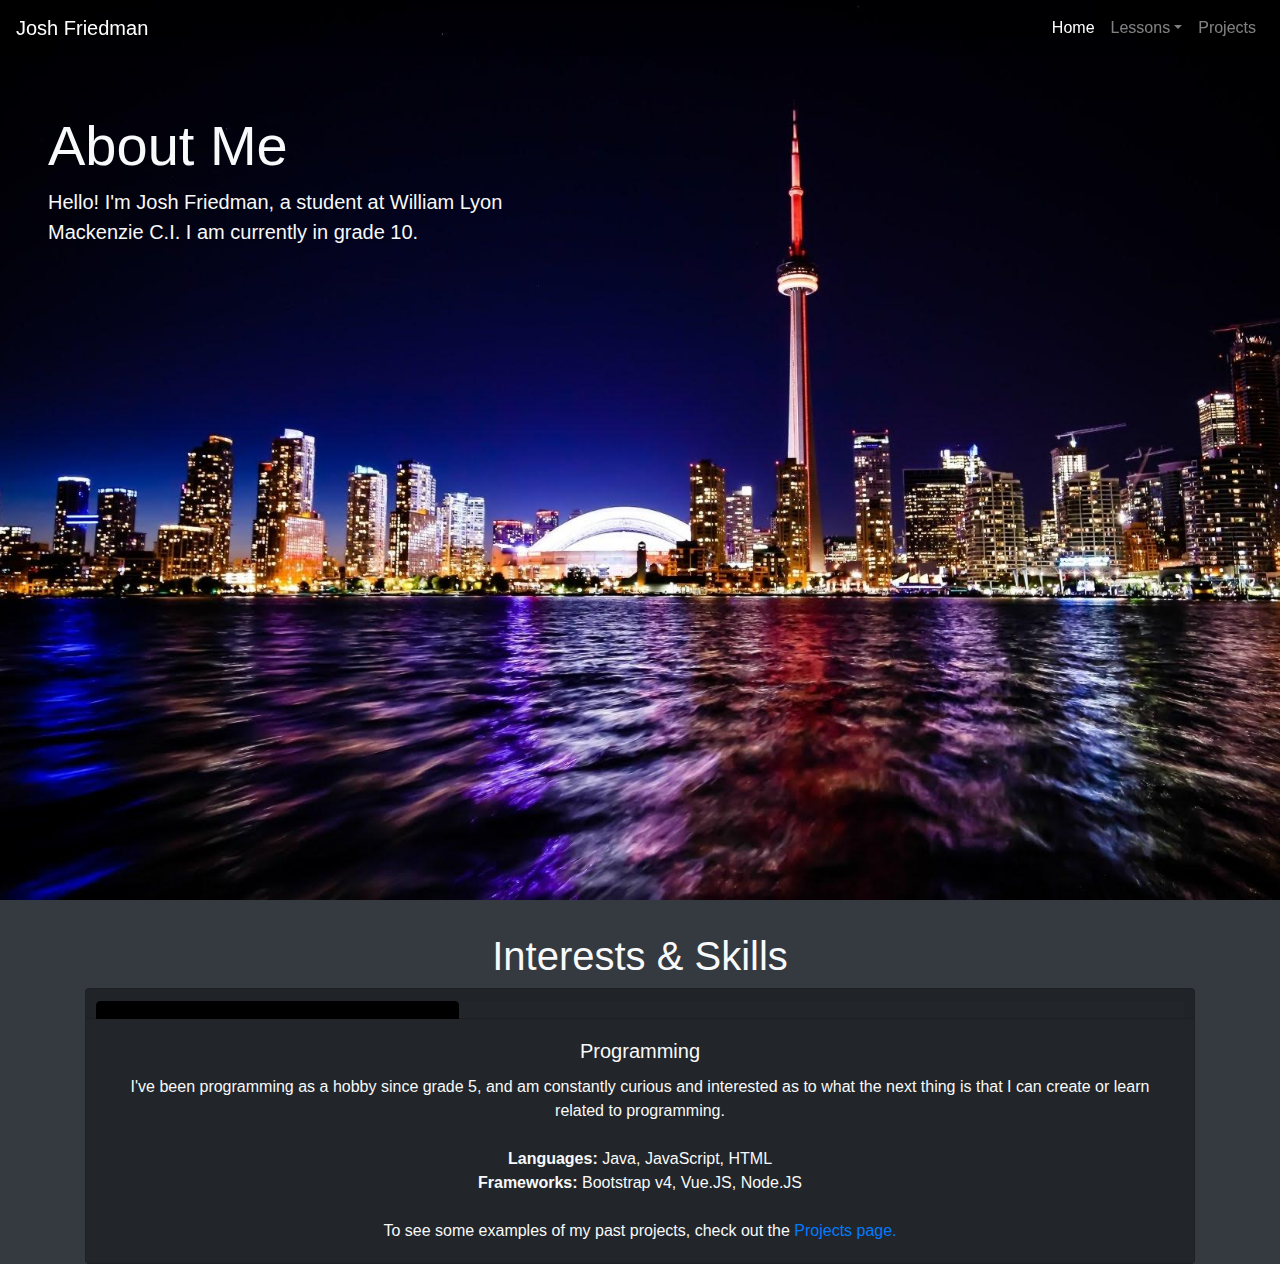
<file: index.html>
<!DOCTYPE html>
<html lang="en">
<head>
  <meta charset="utf-8">
  <meta name="viewport" content="width=device-width, initial-scale=1, shrink-to-fit=no">
  <!-- Bootstrap CSS -->
  <link rel="stylesheet" href="https://stackpath.bootstrapcdn.com/bootstrap/4.3.1/css/bootstrap.min.css" integrity="sha384-ggOyR0iXCbMQv3Xipma34MD+dH/1fQ784/j6cY/iJTQUOhcWr7x9JvoRxT2MZw1T" crossorigin="anonymous">
  <!-- Custom CSS -->
  <link rel="stylesheet" href="style.css">
  <!-- FontAwesome Icons -->
  <link rel="stylesheet" href="https://use.fontawesome.com/releases/v5.8.2/css/all.css" integrity="sha384-oS3vJWv+0UjzBfQzYUhtDYW+Pj2yciDJxpsK1OYPAYjqT085Qq/1cq5FLXAZQ7Ay" crossorigin="anonymous">
  <title>Josh's Portfolio</title>
</head>
<body class="bg-dark">
  <nav class="navbar navbar-dark bg-gradient navbar-expand-sm fixed-top">
    <a href="#" class="navbar-brand">Josh Friedman</a>
    <button class="navbar-toggler" data-toggle="collapse" data-target="#navbarCollapse">
      <span class="navbar-toggler-icon"></span>
    </button>
    <div class="collapse navbar-collapse" id="navbarCollapse">
      <ul class="navbar-nav ml-auto">
        <li class="navbar-item active">
          <a href="#" class="nav-link">Home</a>
        </li>
        <li class="navbar-item dropdown">
          <a href="#" class="nav-link dropdown-toggle" data-toggle="dropdown">Lessons</a>
          <div class="dropdown-menu dropdown-menu-right">
            <a href="Lessons/index.html" class="dropdown-item">Lesson Catalogue</a>
            <div class="dropdown-divider"></div>
            <a href="Lessons/OOP.html" class="dropdown-item">OOP</a>
            <a href="Lessons/Arrays.html" class="dropdown-item">Arrays</a>
            <a href="Lessons/ArrayLists.html" class="dropdown-item">ArrayLists</a>
            <a href="Lessons/Sorting.html" class="dropdown-item">Sorting Arrays & ArrayLists</a>
            <a href="Lessons/Searching.html" class="dropdown-item">Searching Arrays & ArrayLists</a>
            <a href="Lessons/Recursion.html" class="dropdown-item">Recursion</a>
            <a href="Lessons/Bibliography.html" class="dropdown-item">Bibliography</a>
          </div>
        </li>
        <li class="navbar-item">
          <a href="Projects/index.html" class="nav-link">Projects</a>
        </li>
      </ul>
    </div>
  </nav>
  <div class="jumbotron jumbotron-fluid aboutme-cover h-100">
    <div class="container text-light inner-cover h-100 row pl-5 pt-5">
      <div class="col-md-6">
        <h1 class="display-4">About Me</h1>
        <p class="lead">Hello! I'm Josh Friedman, a student at William Lyon Mackenzie C.I. I am currently in grade 10.</p>
      </div>
    </div>
  </div>
  <div class="container text-center text-light">
    <h1>Interests & Skills</h1>
    <div class="card text-center bg-darker">
      <div class="card-header">
        <ul class="nav nav-tabs card-header-tabs nav-justified bg-darker navbar-dark" role="tablist">
          <li class="nav-item">
            <a class="nav-link active" id="programming-tab" data-toggle="tab" href="#programming" role="tab">
              <i class="fas fa-terminal"></i>
            </a>
          </li>
          <li class="nav-item">
            <a class="nav-link" id="music-tab" data-toggle="tab" href="#music" role="tab">
              <i class="fas fa-music"></i>
            </a>
          </li>
          <li class="nav-item">
            <a class="nav-link" id="martial-arts-tab" data-toggle="tab" href="#martial-arts" role="tab">
              <i class="fas fa-user-ninja"></i>
            </a>
          </li>
        </ul>
      </div>
      <div class="card-body">
        <div class="tab-content">
          <div class="tab-pane fade show active" id="programming" role="tabpanel">
            <h5 class="card-title">Programming</h5>
            <p class="card-text">
              I've been programming as a hobby since grade 5, and am constantly curious and interested as to what the next thing is that I can create or learn related to programming.
              <br>
              <br>
              <b>Languages:</b> Java, JavaScript, HTML
              <br>
              <b>Frameworks:</b> Bootstrap v4, Vue.JS, Node.JS
              <br>
              <br>
              To see some examples of my past projects, check out the <a href="#">Projects page.</a>
            </p>
          </div>
          <div class="tab-pane fade" id="music" role="tabpanel">
            <h5 class="card-title">Music</h5>
            <p class="card-text">
              I've been interested in music ever since I can remember. I've been playing guitar for 5 years and tenor saxophone for 2 years. I am also interested in eletronic production of music. Besides creating music, I also listen to music a lot. I enjoy many different kinds of music from hip hop and rap, to classic rock and classic acoustic.
            </p>
          </div>
          <div class="tab-pane fade" id="martial-arts" role="tabpanel">
            <h5 class="card-title">Martial Arts</h5>
            <p class="card-text">
              Martial arts have been an important part of my life since I was about 3 years old. I took my first karate class when I was 3, and immediately fell in love. I've been doing karate with the same school ever since then. I recently reached my third level blackbelt. I am also interested in other martial arts such as krav maga, and am beginning classes for that as well.
            </p>
          </div>
        </div>
      </div>
    </div>
  </div>

  <!-- Bootstrap JS stuff -->
  <script src="https://code.jquery.com/jquery-3.3.1.slim.min.js" integrity="sha384-q8i/X+965DzO0rT7abK41JStQIAqVgRVzpbzo5smXKp4YfRvH+8abtTE1Pi6jizo" crossorigin="anonymous"></script>
  <script src="https://cdnjs.cloudflare.com/ajax/libs/popper.js/1.14.7/umd/popper.min.js" integrity="sha384-UO2eT0CpHqdSJQ6hJty5KVphtPhzWj9WO1clHTMGa3JDZwrnQq4sF86dIHNDz0W1" crossorigin="anonymous"></script>
  <script src="https://stackpath.bootstrapcdn.com/bootstrap/4.3.1/js/bootstrap.min.js" integrity="sha384-JjSmVgyd0p3pXB1rRibZUAYoIIy6OrQ6VrjIEaFf/nJGzIxFDsf4x0xIM+B07jRM" crossorigin="anonymous"></script>
</body>
</html>
</file>
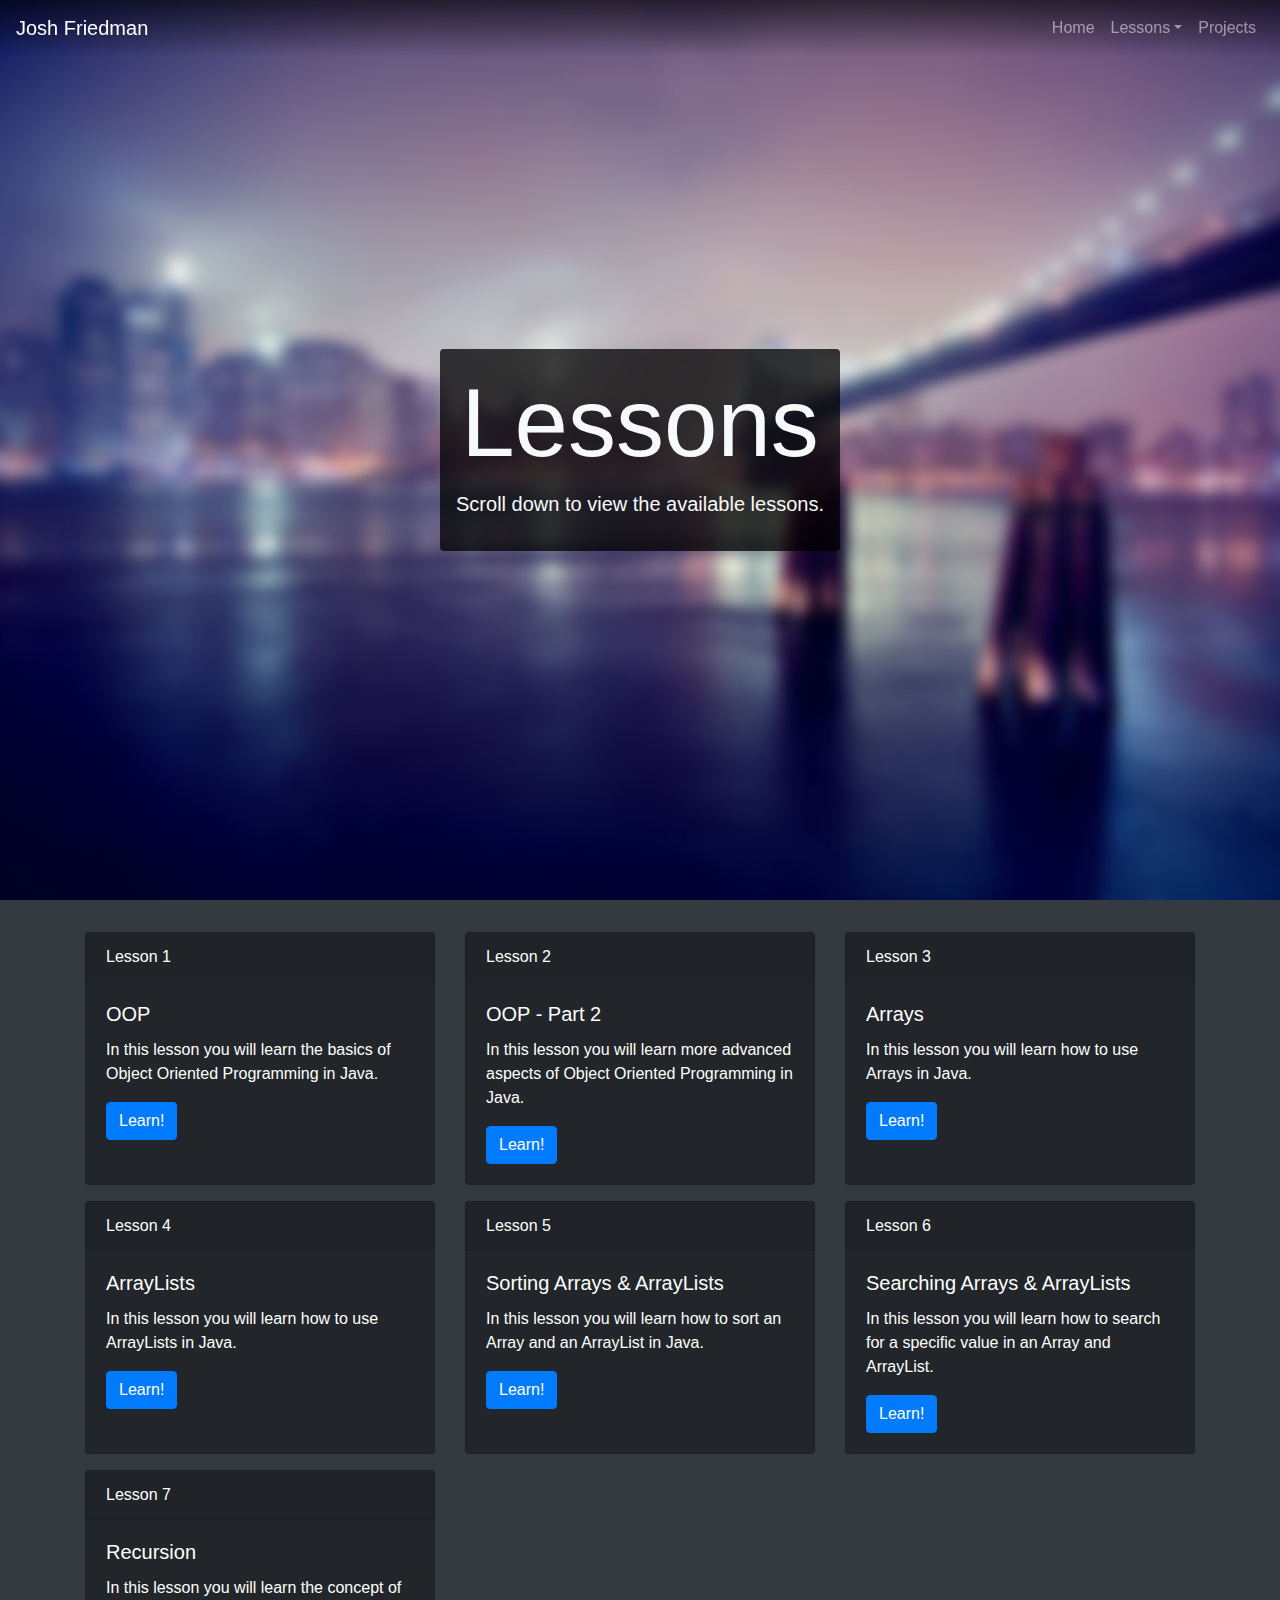
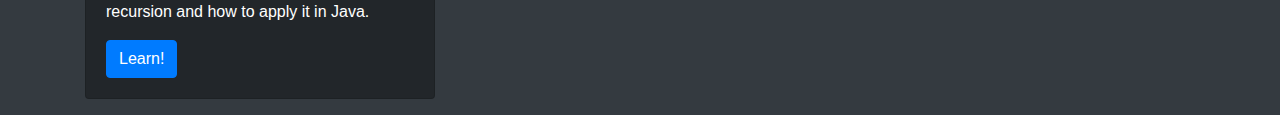
<file: Lessons/index.html>
<!DOCTYPE html>
<html lang="en">
<head>
  <meta charset="utf-8">
  <meta name="viewport" content="width=device-width, initial-scale=1, shrink-to-fit=no">
  <!-- Bootstrap CSS -->
  <link rel="stylesheet" href="https://stackpath.bootstrapcdn.com/bootstrap/4.3.1/css/bootstrap.min.css" integrity="sha384-ggOyR0iXCbMQv3Xipma34MD+dH/1fQ784/j6cY/iJTQUOhcWr7x9JvoRxT2MZw1T" crossorigin="anonymous">
  <!-- Custom CSS -->
  <link rel="stylesheet" href="../style.css">
  <title>Josh's Portfolio | Lessons</title>
</head>
<body class="bg-dark">
  <nav class="navbar navbar-dark bg-gradient navbar-expand-sm fixed-top">
    <a href="../index.html" class="navbar-brand">Josh Friedman</a>
    <button class="navbar-toggler" data-toggle="collapse" data-target="#navbarCollapse">
      <span class="navbar-toggler-icon"></span>
    </button>
    <div class="collapse navbar-collapse" id="navbarCollapse">
      <ul class="navbar-nav ml-auto">
        <li class="navbar-item">
          <a href="../index.html" class="nav-link">Home</a>
        </li>
        <li class="navbar-item dropdown">
          <a href="#" class="nav-link dropdown-toggle" data-toggle="dropdown">Lessons</a>
          <div class="dropdown-menu dropdown-menu-right">
            <a href="index.html" class="dropdown-item active">Lesson Catalogue</a>
            <div class="dropdown-divider"></div>
            <a href="OOP.html" class="dropdown-item">OOP</a>
            <a href="Arrays.html" class="dropdown-item">Arrays</a>
            <a href="ArrayLists.html" class="dropdown-item">ArrayLists</a>
            <a href="Sorting.html" class="dropdown-item">Sorting Arrays & ArrayLists</a>
            <a href="Searching.html" class="dropdown-item">Searching Arrays & ArrayLists</a>
            <a href="Recursion.html" class="dropdown-item">Recursion</a>
            <div class="dropdown-divider"></div>
            <a href="Bibliography.html" class="dropdown-item">Bibliography</a>
          </div>
        </li>
        <li class="navbar-item">
          <a href="../Projects/index.html" class="nav-link">Projects</a>
        </li>
      </ul>
    </div>
  </nav>
  <div class="jumbotron jumbotron-fluid lessons-cover h-100 d-flex">
    <div class="container text-light inner-cover row m-auto justify-content-center align-self-center">
      <div class="cover-text rounded text-center  p-3 justify-content-center">
        <h1 class="display-1">Lessons</h1>
        <p class="lead">Scroll down to view the available lessons.</p>
      </div>
    </div>
  </div>
  <div class="container">
    <div class="row">
      <div class="col-sm-4 pb-3">
        <div class="card h-100 bg-darker text-white">
          <div class="card-header">
            Lesson 1
          </div>
          <div class="card-body">
            <h5 class="card-title">OOP</h5>
            <p class="card-text">
              In this lesson you will learn the basics of Object Oriented Programming in Java.
            </p>
            <a href="OOP.html" class="btn btn-primary">Learn!</a>
          </div>
        </div>
      </div>
      <div class="col-sm-4 pb-3">
        <div class="card h-100 bg-darker text-white">
          <div class="card-header">
            Lesson 2
          </div>
          <div class="card-body">
            <h5 class="card-title">OOP - Part 2</h5>
            <p class="card-text">
              In this lesson you will learn more advanced aspects of Object Oriented Programming in Java.
            </p>
            <a href="OOP2.html" class="btn btn-primary">Learn!</a>
          </div>
        </div>
      </div>
      <div class="col-sm-4 pb-3">
        <div class="card h-100 bg-darker text-white">
          <div class="card-header">
            Lesson 3
          </div>
          <div class="card-body">
            <h5 class="card-title">Arrays</h5>
            <p class="card-text">
              In this lesson you will learn how to use Arrays in Java.
            </p>
            <a href="Arrays.html" class="btn btn-primary">Learn!</a>
          </div>
        </div>
      </div>
      <div class="col-sm-4 pb-3">
        <div class="card h-100 bg-darker text-white">
          <div class="card-header">
            Lesson 4
          </div>
          <div class="card-body">
            <h5 class="card-title">ArrayLists</h5>
            <p class="card-text">
              In this lesson you will learn how to use ArrayLists in Java.
            </p>
            <a href="ArrayLists.html" class="btn btn-primary">Learn!</a>
          </div>
        </div>
      </div>
      <div class="col-sm-4 pb-3">
        <div class="card h-100 bg-darker text-white">
          <div class="card-header">
            Lesson 5
          </div>
          <div class="card-body">
            <h5 class="card-title">Sorting Arrays & ArrayLists</h5>
            <p class="card-text">
              In this lesson you will learn how to sort an Array and an ArrayList in Java.
            </p>
            <a href="Sorting.html" class="btn btn-primary">Learn!</a>
          </div>
        </div>
      </div>
      <div class="col-sm-4 pb-3">
        <div class="card h-100 bg-darker text-white">
          <div class="card-header">
            Lesson 6
          </div>
          <div class="card-body">
            <h5 class="card-title">Searching Arrays & ArrayLists</h5>
            <p class="card-text">
              In this lesson you will learn how to search for a specific value in an Array and ArrayList.
            </p>
            <a href="Searching.html" class="btn btn-primary">Learn!</a>
          </div>
        </div>
      </div>
      <div class="col-sm-4 pb-3">
        <div class="card h-100 bg-darker text-white">
          <div class="card-header">
            Lesson 7
          </div>
          <div class="card-body">
            <h5 class="card-title">Recursion</h5>
            <p class="card-text">
              In this lesson you will learn the concept of recursion and how to apply it in Java.
            </p>
            <a href="Recursion.html" class="btn btn-primary">Learn!</a>
          </div>
        </div>
      </div>
    </div>
  </div>

  <!-- Bootstrap JS stuff -->
  <script src="https://code.jquery.com/jquery-3.3.1.slim.min.js" integrity="sha384-q8i/X+965DzO0rT7abK41JStQIAqVgRVzpbzo5smXKp4YfRvH+8abtTE1Pi6jizo" crossorigin="anonymous"></script>
  <script src="https://cdnjs.cloudflare.com/ajax/libs/popper.js/1.14.7/umd/popper.min.js" integrity="sha384-UO2eT0CpHqdSJQ6hJty5KVphtPhzWj9WO1clHTMGa3JDZwrnQq4sF86dIHNDz0W1" crossorigin="anonymous"></script>
  <script src="https://stackpath.bootstrapcdn.com/bootstrap/4.3.1/js/bootstrap.min.js" integrity="sha384-JjSmVgyd0p3pXB1rRibZUAYoIIy6OrQ6VrjIEaFf/nJGzIxFDsf4x0xIM+B07jRM" crossorigin="anonymous"></script>
</body>
</html>
</file>
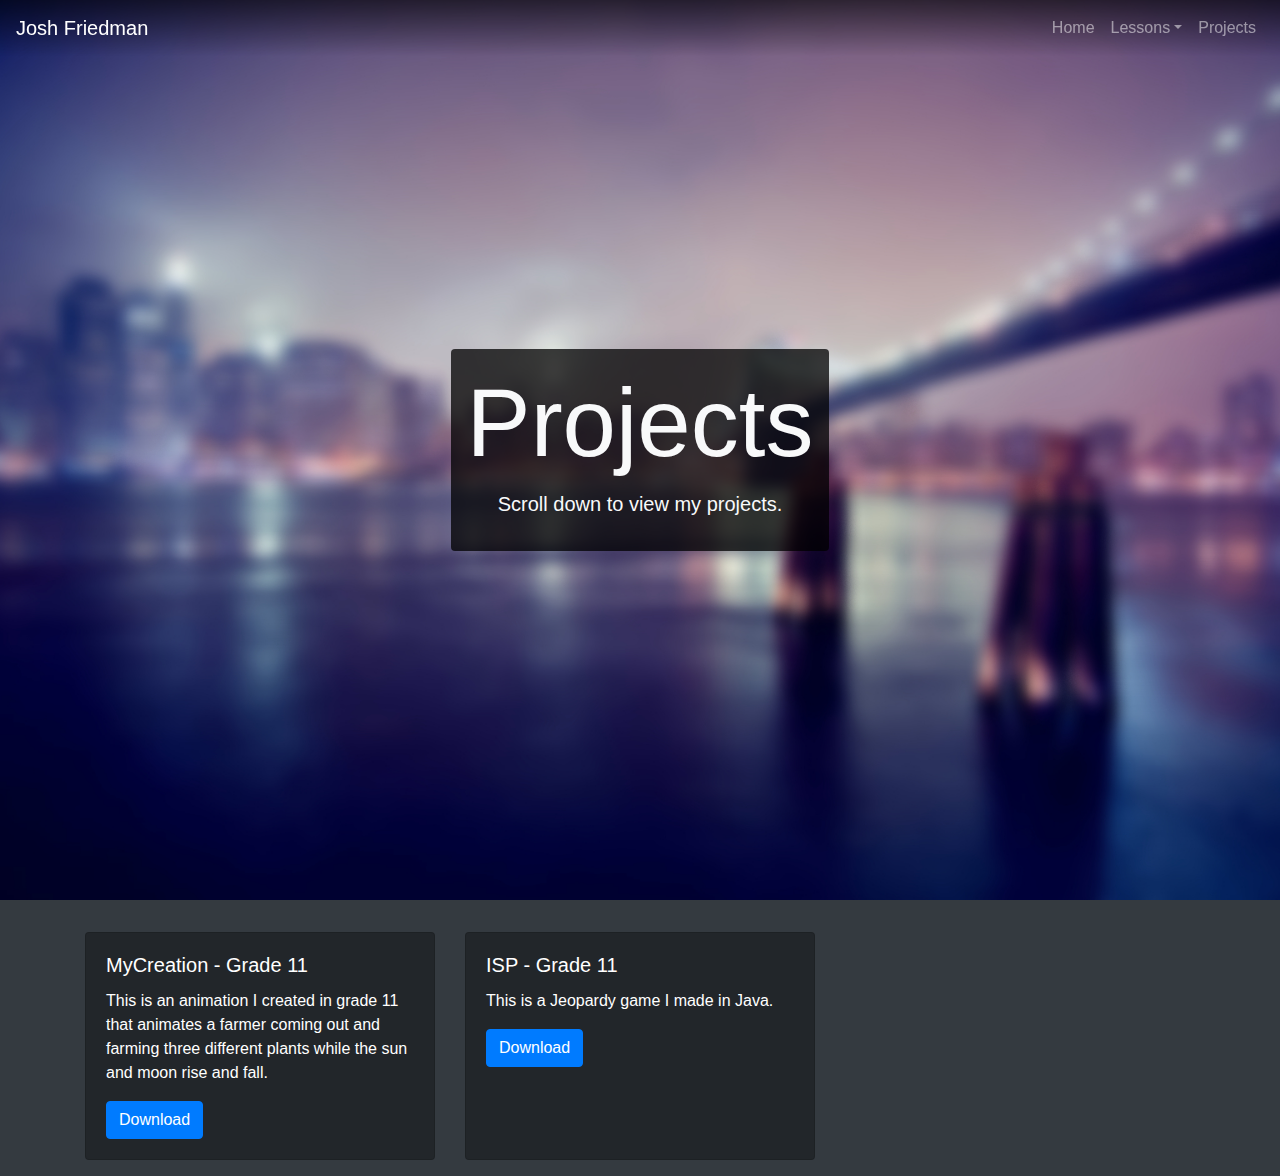
<file: Projects/index.html>
<!DOCTYPE html>
<html lang="en">
<head>
  <meta charset="utf-8">
  <meta name="viewport" content="width=device-width, initial-scale=1, shrink-to-fit=no">
  <!-- Bootstrap CSS -->
  <link rel="stylesheet" href="https://stackpath.bootstrapcdn.com/bootstrap/4.3.1/css/bootstrap.min.css" integrity="sha384-ggOyR0iXCbMQv3Xipma34MD+dH/1fQ784/j6cY/iJTQUOhcWr7x9JvoRxT2MZw1T" crossorigin="anonymous">
  <!-- Custom CSS -->
  <link rel="stylesheet" href="../style.css">
  <!-- FontAwesome Icons -->
  <link rel="stylesheet" href="https://use.fontawesome.com/releases/v5.8.2/css/all.css" integrity="sha384-oS3vJWv+0UjzBfQzYUhtDYW+Pj2yciDJxpsK1OYPAYjqT085Qq/1cq5FLXAZQ7Ay" crossorigin="anonymous">
  <title>Josh's Portfolio | Lessons</title>
</head>
<body class="bg-dark">
  <nav class="navbar navbar-dark bg-gradient navbar-expand-sm fixed-top">
    <a href="../index.html" class="navbar-brand">Josh Friedman</a>
    <button class="navbar-toggler" data-toggle="collapse" data-target="#navbarCollapse">
      <span class="navbar-toggler-icon"></span>
    </button>
    <div class="collapse navbar-collapse" id="navbarCollapse">
      <ul class="navbar-nav ml-auto">
        <li class="navbar-item">
          <a href="../index.html" class="nav-link">Home</a>
        </li>
        <li class="navbar-item dropdown">
          <a href="#" class="nav-link dropdown-toggle" data-toggle="dropdown">Lessons</a>
          <div class="dropdown-menu dropdown-menu-right">
            <a href="../Lessons/index.html" class="dropdown-item">Lesson Catalogue</a>
            <div class="dropdown-divider"></div>
            <a href="../Lessons/OOP.html" class="dropdown-item">OOP</a>
            <a href="../Lessons/Arrays.html" class="dropdown-item">Arrays</a>
            <a href="../Lessons/ArrayLists.html" class="dropdown-item">ArrayLists</a>
            <a href="../Lessons/Sorting.html" class="dropdown-item">Sorting Arrays & ArrayLists</a>
            <a href="../Lessons/Searching.html" class="dropdown-item">Searching Arrays & ArrayLists</a>
            <a href="../Lessons/Recursion.html" class="dropdown-item">Recursion</a>
            <div class="dropdown-divider"></div>
            <a href="../Lessons/Bibliography.html" class="dropdown-item">Bibliography</a>
          </div>
        </li>
        <li class="navbar-item">
          <a href="#" class="nav-link">Projects</a>
        </li>
      </ul>
    </div>
  </nav>
  <div class="jumbotron jumbotron-fluid lessons-cover h-100 d-flex">
    <div class="container text-light inner-cover row m-auto justify-content-center align-self-center">
      <div class="cover-text rounded text-center  p-3 justify-content-center">
        <h1 class="display-1">Projects</h1>
        <p class="lead">Scroll down to view my projects.</p>
      </div>
    </div>
  </div>
  <div class="container">
    <div class="row">
      <div class="col-sm-4 pb-3">
        <div class="card h-100 bg-darker text-white">
          <div class="card-body">
            <h5 class="card-title">MyCreation - Grade 11</h5>
            <p class="card-text">
              This is an animation I created in grade 11 that animates a farmer coming out and farming three different plants while the sun and moon rise and fall.
            </p>
            <a href="MyCreation - Grade 11.zip" class="btn btn-primary"><i class="fas fa-download"></i> Download</a>
          </div>
        </div>
      </div>
      <div class="col-sm-4 pb-3">
        <div class="card h-100 bg-darker text-white">
          <div class="card-body">
            <h5 class="card-title">ISP - Grade 11</h5>
            <p class="card-text">
              This is a Jeopardy game I made in Java.
            </p>
            <a href="ISP - Grade 11.zip" class="btn btn-primary"><i class="fas fa-download"></i> Download</a>
          </div>
        </div>
      </div>
    </div>
  </div>

  <!-- Bootstrap JS stuff -->
  <script src="https://code.jquery.com/jquery-3.3.1.slim.min.js" integrity="sha384-q8i/X+965DzO0rT7abK41JStQIAqVgRVzpbzo5smXKp4YfRvH+8abtTE1Pi6jizo" crossorigin="anonymous"></script>
  <script src="https://cdnjs.cloudflare.com/ajax/libs/popper.js/1.14.7/umd/popper.min.js" integrity="sha384-UO2eT0CpHqdSJQ6hJty5KVphtPhzWj9WO1clHTMGa3JDZwrnQq4sF86dIHNDz0W1" crossorigin="anonymous"></script>
  <script src="https://stackpath.bootstrapcdn.com/bootstrap/4.3.1/js/bootstrap.min.js" integrity="sha384-JjSmVgyd0p3pXB1rRibZUAYoIIy6OrQ6VrjIEaFf/nJGzIxFDsf4x0xIM+B07jRM" crossorigin="anonymous"></script>
</body>
</html>
</file>
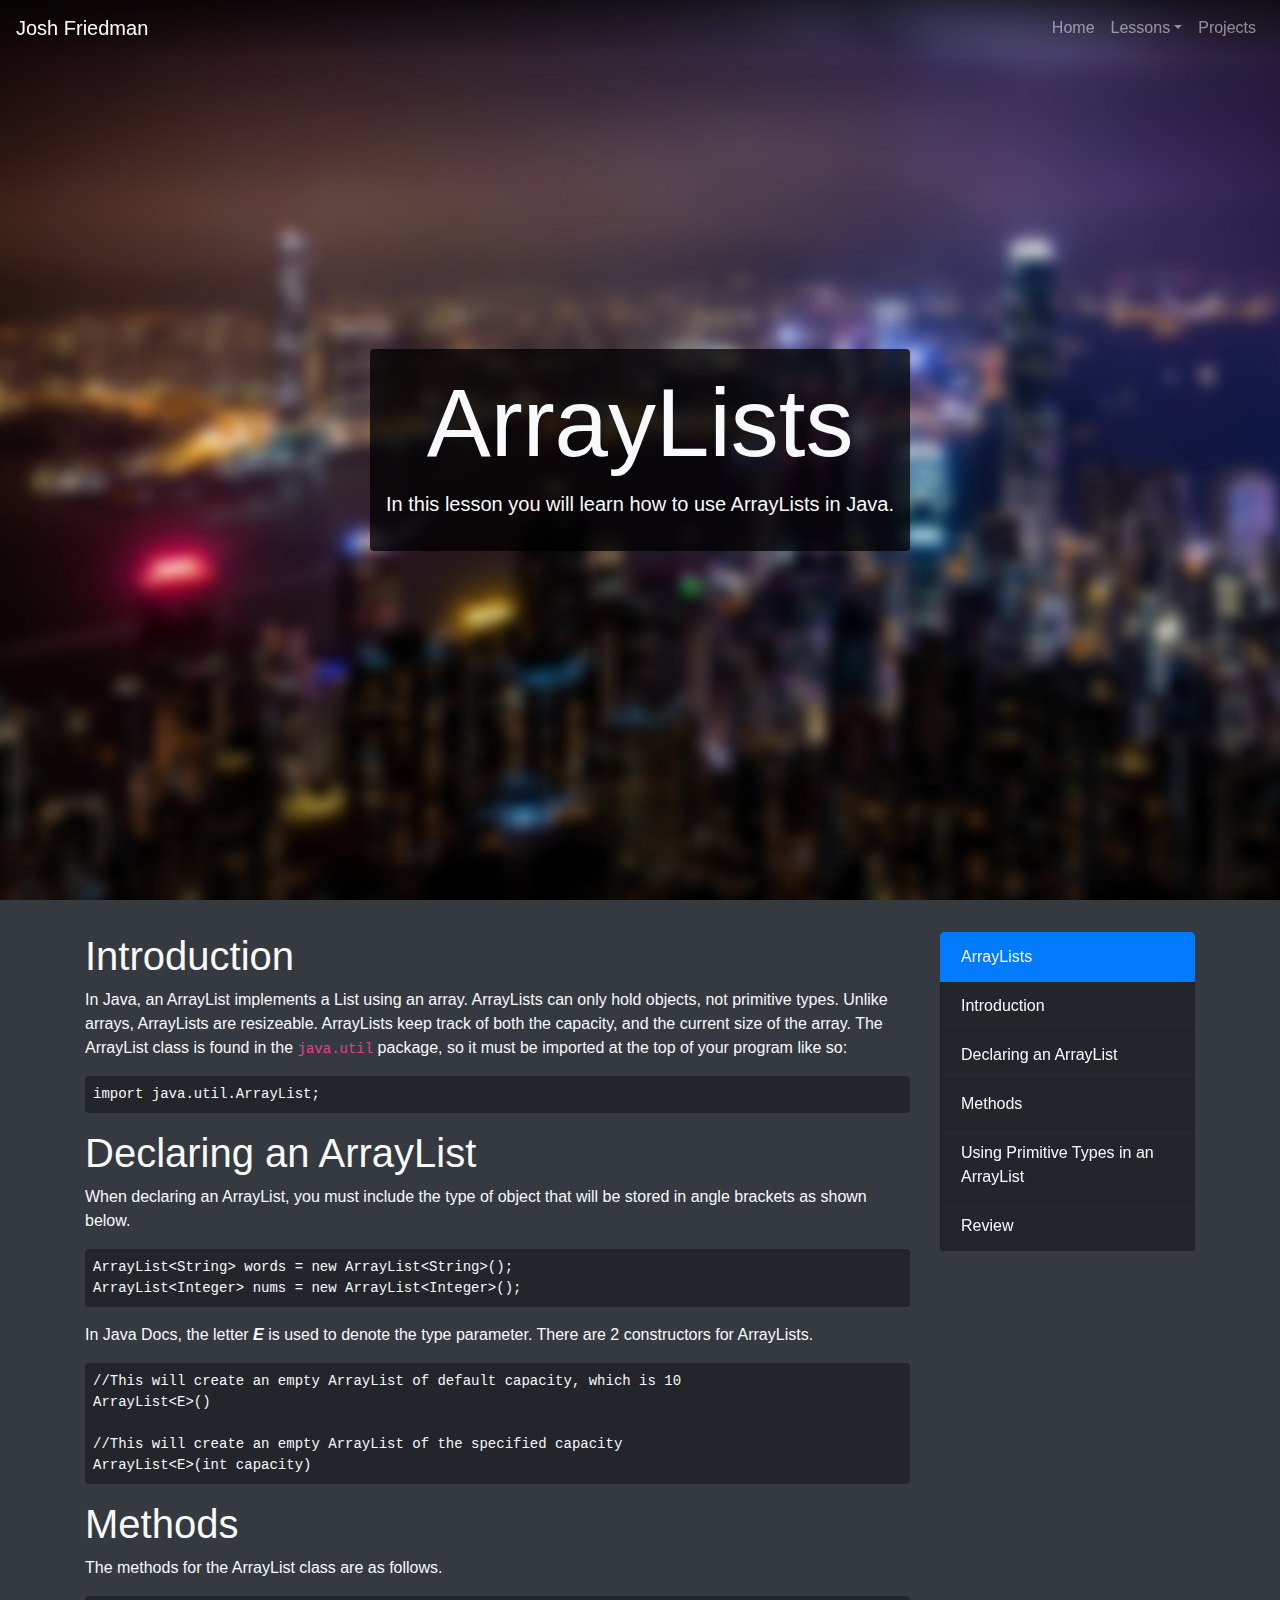
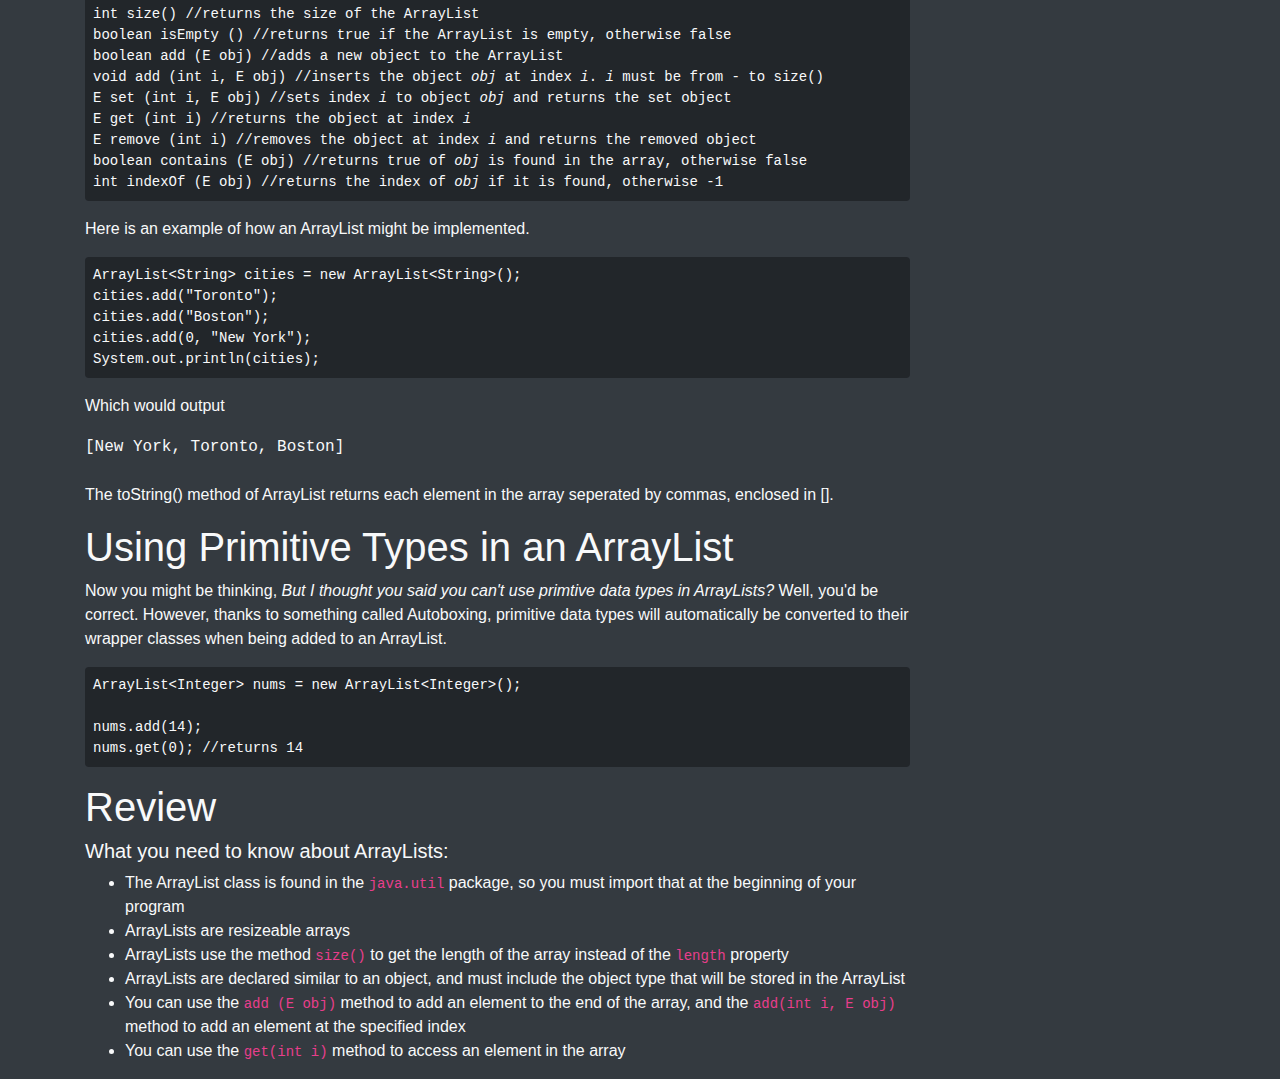
<file: Lessons/ArrayLists.html>
<!DOCTYPE html>
<html lang="en">
<head>
  <meta charset="utf-8">
  <meta name="viewport" content="width=device-width, initial-scale=1, shrink-to-fit=no">
  <!-- Bootstrap CSS -->
  <link rel="stylesheet" href="https://stackpath.bootstrapcdn.com/bootstrap/4.3.1/css/bootstrap.min.css" integrity="sha384-ggOyR0iXCbMQv3Xipma34MD+dH/1fQ784/j6cY/iJTQUOhcWr7x9JvoRxT2MZw1T" crossorigin="anonymous">
  <!-- Custom CSS -->
  <link rel="stylesheet" href="../style.css">
  <title>Josh's Portfolio | ArrayLists</title>
</head>
<body class="bg-dark" data-spy="scroll" data-target="#toc" data-offset="50">
  <nav class="navbar navbar-dark bg-gradient navbar-expand-sm fixed-top">
    <a href="../index.html" class="navbar-brand">Josh Friedman</a>
    <button class="navbar-toggler" data-toggle="collapse" data-target="#navbarCollapse">
      <span class="navbar-toggler-icon"></span>
    </button>
    <div class="collapse navbar-collapse" id="navbarCollapse">
      <ul class="navbar-nav ml-auto">
        <li class="navbar-item">
          <a href="../index.html" class="nav-link">Home</a>
        </li>
        <li class="navbar-item dropdown">
          <a href="#" class="nav-link dropdown-toggle" data-toggle="dropdown">Lessons</a>
          <div class="dropdown-menu dropdown-menu-right">
            <a href="index.html" class="dropdown-item">Lesson Catalogue</a>
            <div class="dropdown-divider"></div>
            <a href="OOP.html" class="dropdown-item">OOP</a>
            <a href="Arrays.html" class="dropdown-item">Arrays</a>
            <a href="ArrayLists.html" class="dropdown-item active">ArrayLists</a>
            <a href="Sorting.html" class="dropdown-item">Sorting Arrays & ArrayLists</a>
            <a href="Searching.html" class="dropdown-item">Searching Arrays & ArrayLists</a>
            <a href="Recursion.html" class="dropdown-item">Recursion</a>
            <div class="dropdown-divider"></div>
            <a href="Bibliography.html" class="dropdown-item">Bibliography</a>
          </div>
        </li>
        <li class="navbar-item">
          <a href="../Projects/index.html" class="nav-link">Projects</a>
        </li>
      </ul>
    </div>
  </nav>
  <div id="cover" class="jumbotron jumbotron-fluid arraylists-cover h-100 d-flex">
    <div class="container text-light inner-cover row m-auto justify-content-center align-self-center">
      <div class="cover-text rounded text-center  p-3 justify-content-center">
        <h1 class="display-1">ArrayLists</h1>
        <p class="lead">
          In this lesson you will learn how to use ArrayLists in Java.
        </p>
      </div>
    </div>
  </div>
  <div class="container text-light">
    <div class="row">
      <div class="col-9">
        <h1 id="introduction">Introduction</h1>
        <p>In Java, an ArrayList implements a List using an array. ArrayLists can only hold objects, not primitive types. Unlike arrays, ArrayLists are resizeable. ArrayLists keep track of both the capacity, and the current size of the array. The ArrayList class is found in the <code>java.util</code> package, so it must be imported at the top of your program like so:</p>
        <pre><code>import java.util.ArrayList;</code></pre>
        <h1 id="declaring">Declaring an ArrayList</h1>
        <p>When declaring an ArrayList, you must include the type of object that will be stored in angle brackets as shown below.</p>
        <pre><code>ArrayList&lt;String&gt; words = new ArrayList&lt;String&gt;();
ArrayList&lt;Integer&gt; nums = new ArrayList&lt;Integer&gt;();</code></pre>
        <p>In Java Docs, the letter <b><i>E</i></b> is used to denote the type parameter. There are 2 constructors for ArrayLists.</p>
        <pre><code>//This will create an empty ArrayList of default capacity, which is 10
ArrayList&lt;E&gt;()

//This will create an empty ArrayList of the specified capacity
ArrayList&lt;E&gt;(int capacity)</code></pre>
        <h1 id="methods">Methods</h1>
        <p>The methods for the ArrayList class are as follows.</p>
        <pre><code>int size() //returns the size of the ArrayList
boolean isEmpty () //returns true if the ArrayList is empty, otherwise false
boolean add (E obj) //adds a new object to the ArrayList
void add (int i, E obj) //inserts the object <var>obj</var> at index <var>i</var>. <var>i</var> must be from - to size()
E set (int i, E obj) //sets index <var>i</var> to object <var>obj</var> and returns the set object
E get (int i) //returns the object at index <var>i</var>
E remove (int i) //removes the object at index <var>i</var> and returns the removed object
boolean contains (E obj) //returns true of <var>obj</var> is found in the array, otherwise false
int indexOf (E obj) //returns the index of <var>obj</var> if it is found, otherwise -1</code></pre>
        <p>Here is an example of how an ArrayList might be implemented.</p>
        <pre><code>ArrayList&lt;String&gt; cities = new ArrayList&lt;String&gt;();
cities.add("Toronto");
cities.add("Boston");
cities.add(0, "New York");
System.out.println(cities);</code></pre>
        <p>Which would output</p>
        <samp>[New York, Toronto, Boston]</samp><br><br>
        <p>The toString() method of ArrayList returns each element in the array seperated by commas, enclosed in [].</p>
        <h1 id="primitive">Using Primitive Types in an ArrayList</h1>
        <p>Now you might be thinking, <i>But I thought you said you can't use primtive data types in ArrayLists?</i> Well, you'd be correct. However, thanks to something called Autoboxing, primitive data types will automatically be converted to their wrapper classes when being added to an ArrayList.</p>
        <pre><code>ArrayList&lt;Integer&gt; nums = new ArrayList&lt;Integer&gt;();

nums.add(14);
nums.get(0); //returns 14</code></pre>
        <h1 id="review">Review</h1>
        <h5>What you need to know about ArrayLists:</h5>
        <ul>
          <li>The ArrayList class is found in the <code>java.util</code> package, so you must import that at the beginning of your program</li>
          <li>ArrayLists are resizeable arrays</li>
          <li>ArrayLists use the method <code>size()</code> to get the length of the array instead of the <code>length</code> property</li>
          <li>ArrayLists are declared similar to an object, and must include the object type that will be stored in the ArrayList</li>
          <li>You can use the <code>add (E obj)</code> method to add an element to the end of the array, and the <code>add(int i, E obj)</code> method to add an element at the specified index</li>
          <li>You can use the <code>get(int i)</code> method to access an element in the array</li>
        </ul>
      </div>
      <div class="col-sm-3">
        <div id="toc" class="list-group">
          <a class="list-group-item list-group-item-action bg-darker text-light" href="#cover">ArrayLists</a>
          <a class="list-group-item list-group-item-action bg-darker text-light" href="#introduction">Introduction</a>
          <a class="list-group-item list-group-item-action bg-darker text-light" href="#declaring">Declaring an ArrayList</a>
          <a class="list-group-item list-group-item-action bg-darker text-light" href="#methods">Methods</a>
          <a class="list-group-item list-group-item-action bg-darker text-light" href="#primitive">Using Primitive Types in an ArrayList</a>
          <a class="list-group-item list-group-item-action bg-darker text-light" href="#review">Review</a>
        </div>
      </div>
    </div>
  </div>

  <!-- Bootstrap JS stuff -->
  <script src="https://code.jquery.com/jquery-3.3.1.slim.min.js" integrity="sha384-q8i/X+965DzO0rT7abK41JStQIAqVgRVzpbzo5smXKp4YfRvH+8abtTE1Pi6jizo" crossorigin="anonymous"></script>
  <script src="https://cdnjs.cloudflare.com/ajax/libs/popper.js/1.14.7/umd/popper.min.js" integrity="sha384-UO2eT0CpHqdSJQ6hJty5KVphtPhzWj9WO1clHTMGa3JDZwrnQq4sF86dIHNDz0W1" crossorigin="anonymous"></script>
  <script src="https://stackpath.bootstrapcdn.com/bootstrap/4.3.1/js/bootstrap.min.js" integrity="sha384-JjSmVgyd0p3pXB1rRibZUAYoIIy6OrQ6VrjIEaFf/nJGzIxFDsf4x0xIM+B07jRM" crossorigin="anonymous"></script>
</body>
</html>
</file>
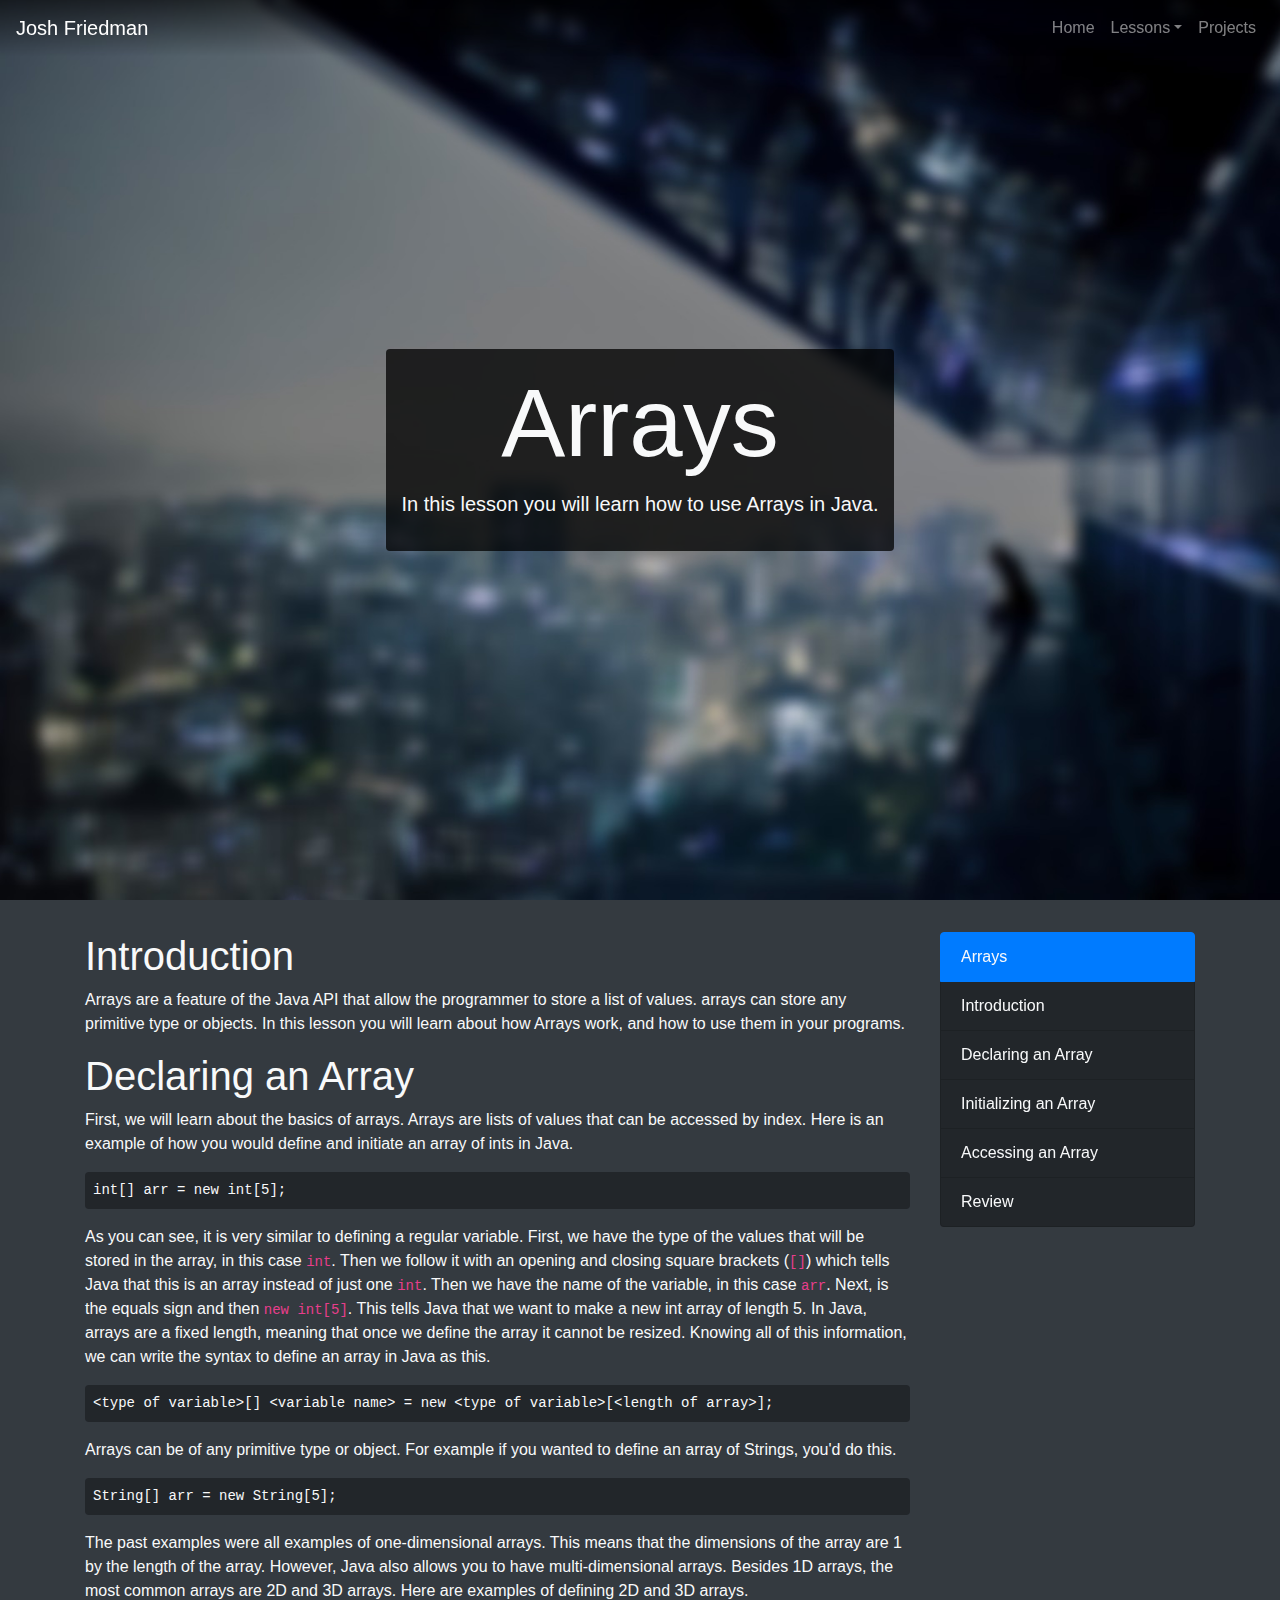
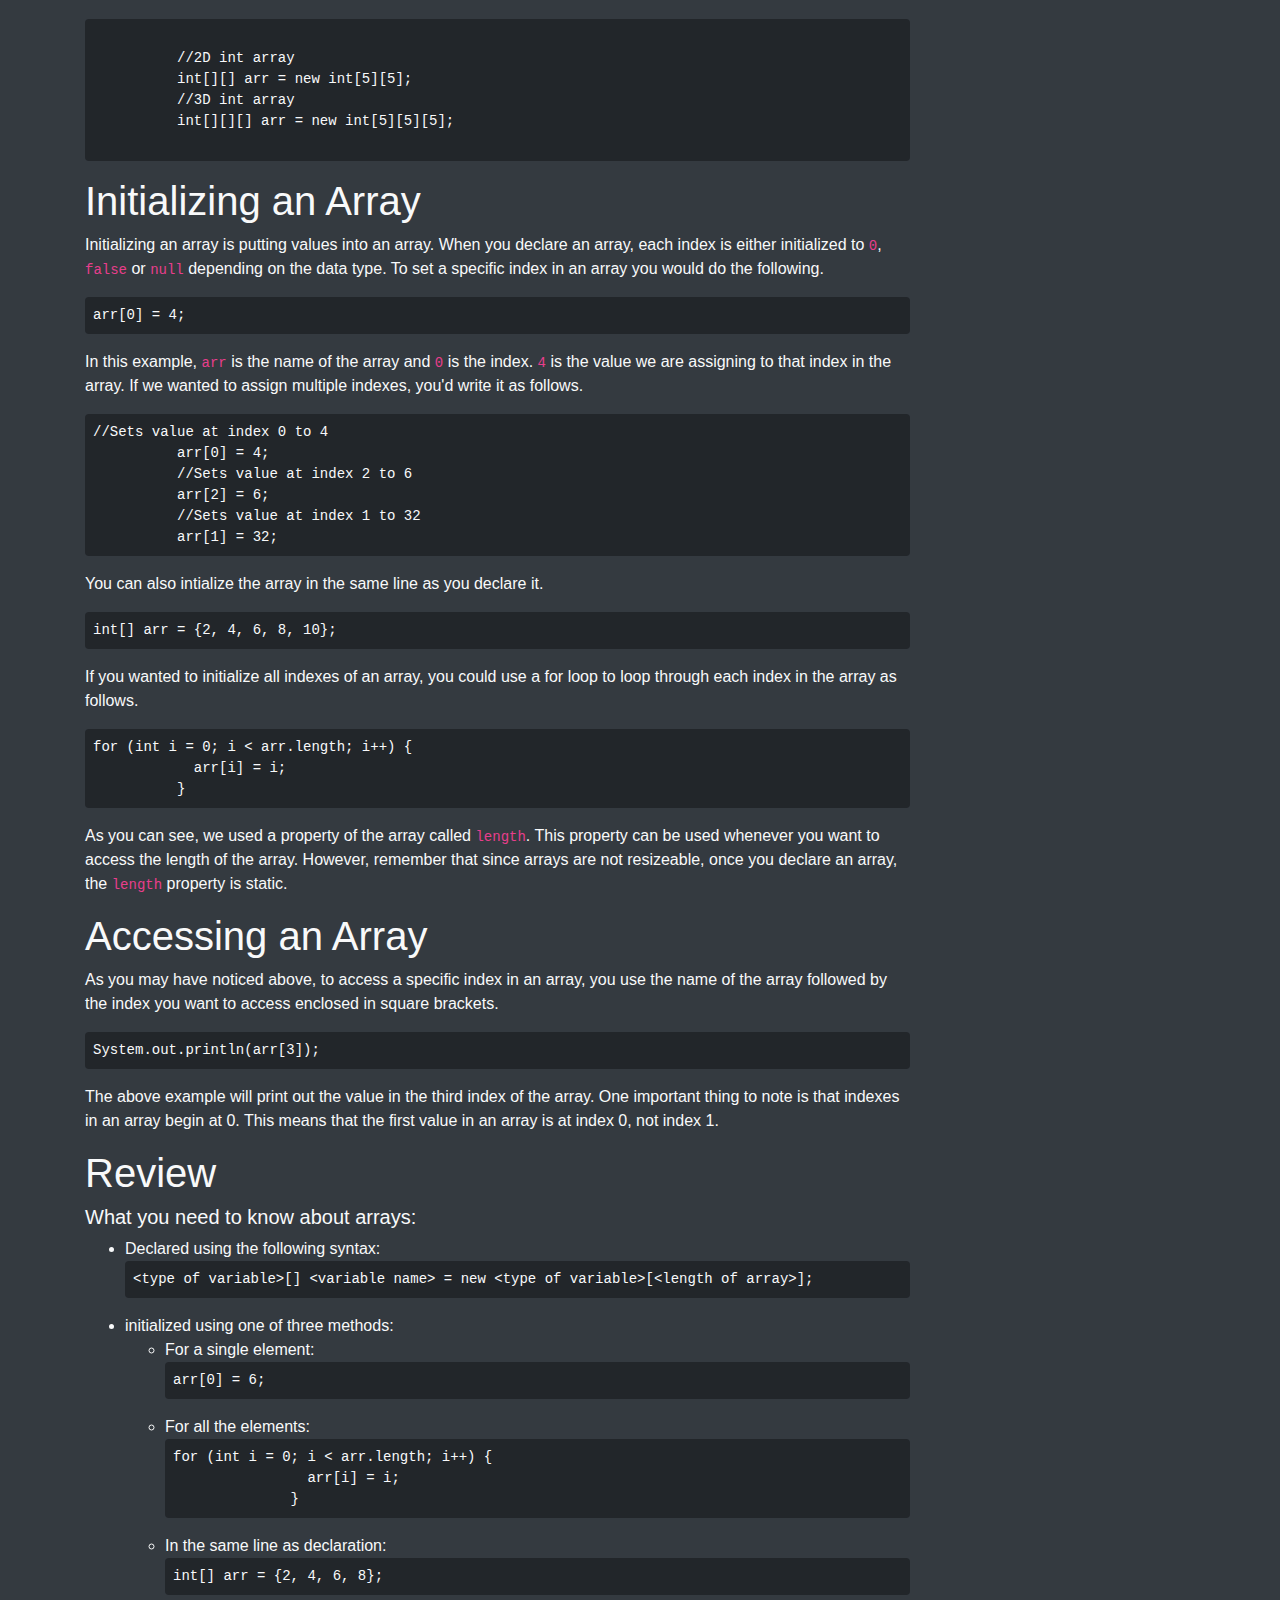
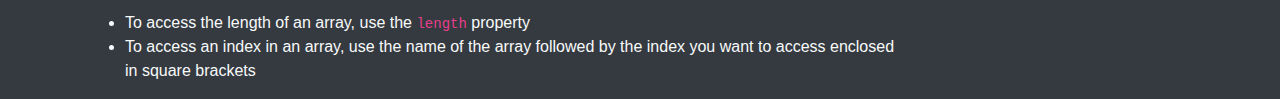
<file: Lessons/Arrays.html>
<!DOCTYPE html>
<html lang="en">
<head>
  <meta charset="utf-8">
  <meta name="viewport" content="width=device-width, initial-scale=1, shrink-to-fit=no">
  <!-- Bootstrap CSS -->
  <link rel="stylesheet" href="https://stackpath.bootstrapcdn.com/bootstrap/4.3.1/css/bootstrap.min.css" integrity="sha384-ggOyR0iXCbMQv3Xipma34MD+dH/1fQ784/j6cY/iJTQUOhcWr7x9JvoRxT2MZw1T" crossorigin="anonymous">
  <!-- Custom CSS -->
  <link rel="stylesheet" href="../style.css">
  <title>Josh's Portfolio | Arrays</title>
</head>
<body class="bg-dark" data-spy="scroll" data-target="#toc" data-offset="50">
  <nav class="navbar navbar-dark bg-gradient navbar-expand-sm fixed-top">
    <a href="../index.html" class="navbar-brand">Josh Friedman</a>
    <button class="navbar-toggler" data-toggle="collapse" data-target="#navbarCollapse">
      <span class="navbar-toggler-icon"></span>
    </button>
    <div class="collapse navbar-collapse" id="navbarCollapse">
      <ul class="navbar-nav ml-auto">
        <li class="navbar-item">
          <a href="../index.html" class="nav-link">Home</a>
        </li>
        <li class="navbar-item dropdown">
          <a href="#" class="nav-link dropdown-toggle" data-toggle="dropdown">Lessons</a>
          <div class="dropdown-menu dropdown-menu-right">
            <a href="index.html" class="dropdown-item">Lesson Catalogue</a>
            <div class="dropdown-divider"></div>
            <a href="OOP.html" class="dropdown-item">OOP</a>
            <a href="Arrays.html" class="dropdown-item active">Arrays</a>
            <a href="ArrayLists.html" class="dropdown-item">ArrayLists</a>
            <a href="Sorting.html" class="dropdown-item">Sorting Arrays & ArrayLists</a>
            <a href="Searching.html" class="dropdown-item">Searching Arrays & ArrayLists</a>
            <a href="Recursion.html" class="dropdown-item">Recursion</a>
            <div class="dropdown-divider"></div>
            <a href="Bibliography.html" class="dropdown-item">Bibliography</a>
          </div>
        </li>
        <li class="navbar-item">
          <a href="../Projects/index.html" class="nav-link">Projects</a>
        </li>
      </ul>
    </div>
  </nav>
  <div id="cover" class="jumbotron jumbotron-fluid arrays-cover h-100 d-flex">
    <div class="container text-light inner-cover row m-auto justify-content-center align-self-center">
      <div class="cover-text rounded text-center p-3 justify-content-center">
        <h1 class="display-1">Arrays</h1>
        <p class="lead">
          In this lesson you will learn how to use Arrays in Java.
        </p>
      </div>
    </div>
  </div>
  <div class="container text-light">
    <div class="row">
      <div class="col-9">
        <h1 id="introduction">Introduction</h1>
        <p>
          Arrays are a feature of the Java API that allow the programmer to store a list of values. arrays can store any primitive type or objects. In this lesson you will learn about how Arrays work, and how to use them in your programs.
        </p>
        <h1 id="declaring">Declaring an Array</h1>
        <p>
          First, we will learn about the basics of arrays. Arrays are lists of values that can be accessed by index. Here is an example of how you would define and initiate an array of ints in Java.
        </p>
        <pre><code>int[] arr = new int[5];</code></pre>
        <p>As you can see, it is very similar to defining a regular variable. First, we have the type of the values that will be stored in the array, in this case <code>int</code>. Then we follow it with an opening and closing square brackets (<code>[]</code>) which tells Java that this is an array instead of just one <code>int</code>. Then we have the name of the variable, in this case <code>arr</code>. Next, is the equals sign and then <code>new int[5]</code>. This tells Java that we want to make a new int array of length 5. In Java, arrays are a fixed length, meaning that once we define the array it cannot be resized. Knowing all of this information, we can write the syntax to define an array in Java as this.</p>
        <pre><code>&lt;type of variable&gt;[] &lt;variable name&gt; = new &lt;type of variable&gt;[&lt;length of array&gt;];</code></pre>
        <p>Arrays can be of any primitive type or object. For example if you wanted to define an array of Strings, you'd do this.</p>
        <pre><code>String[] arr = new String[5];</code></pre>
        <p>The past examples were all examples of one-dimensional arrays. This means that the dimensions of the array are 1 by the length of the array. However, Java also allows you to have multi-dimensional arrays. Besides 1D arrays, the most common arrays are 2D and 3D arrays. Here are examples of defining 2D and 3D arrays.</p>
        <pre><code>
          //2D int array
          int[][] arr = new int[5][5];
          //3D int array
          int[][][] arr = new int[5][5][5];
        </code></pre>
        <h1 id="initializing">Initializing an Array</h1>
        <p>Initializing an array is putting values into an array. When you declare an array, each index is either initialized to <code>0</code>, <code>false</code> or <code>null</code> depending on the data type. To set a specific index in an array you would do the following.</p>
        <pre><code>arr[0] = 4;</code></pre>
        <p>In this example, <code>arr</code> is the name of the array and <code>0</code> is the index. <code>4</code> is the value we are assigning to that index in the array. If we wanted to assign multiple indexes, you'd write it as follows.</p>
        <pre><code>//Sets value at index 0 to 4
          arr[0] = 4;
          //Sets value at index 2 to 6
          arr[2] = 6;
          //Sets value at index 1 to 32
          arr[1] = 32;</code></pre>
          <p>You can also intialize the array in the same line as you declare it.</p>
          <pre><code>int[] arr = {2, 4, 6, 8, 10};</code></pre>
          <p>If you wanted to initialize all indexes of an array, you could use a for loop to loop through each index in the array as follows.</p>
          <pre><code>for (int i = 0; i < arr.length; i++) {
            arr[i] = i;
          }</code></pre>
          <p>As you can see, we used a property of the array called <code>length</code>. This property can be used whenever you want to access the length of the array. However, remember that since arrays are not resizeable, once you declare an array, the <code>length</code> property is static.</p>
          <h1 id="accessing">Accessing an Array</h1>
          <p>As you may have noticed above, to access a specific index in an array, you use the name of the array followed by the index you want to access enclosed in square brackets.</p>
          <pre><code>System.out.println(arr[3]);</code></pre>
          <p>The above example will print out the value in the third index of the array. One important thing to note is that indexes in an array begin at 0. This means that the first value in an array is at index 0, not index 1.</p>
          <h1 id="review">Review</h1>
          <h5>What you need to know about arrays:</h5>
          <ul>
            <li>Declared using the following syntax: <pre><code>&lt;type of variable&gt;[] &lt;variable name&gt; = new &lt;type of variable&gt;[&lt;length of array&gt;];</code></pre></li>
            <li>initialized using one of three methods:</li>
            <ul>
              <li>For a single element: <pre><code>arr[0] = 6;</code></pre></li>
              <li>For all the elements: <pre><code>for (int i = 0; i < arr.length; i++) {
                arr[i] = i;
              }</code></pre>
            </li>
            <li>In the same line as declaration: <pre><code>int[] arr = {2, 4, 6, 8};</code></pre></li>
          </ul>
          <li>To access the length of an array, use the <code>length</code> property</li>
          <li>To access an index in an array, use the name of the array followed by the index you want to access enclosed in square brackets</li>
        </ul>
      </div>
      <div class="col-sm-3">
        <div id="toc" class="list-group">
          <a class="list-group-item list-group-item-action bg-darker text-light" href="#cover">Arrays</a>
          <a class="list-group-item list-group-item-action bg-darker text-light" href="#introduction">Introduction</a>
          <a class="list-group-item list-group-item-action bg-darker text-light" href="#declaring">Declaring an Array</a>
          <a class="list-group-item list-group-item-action bg-darker text-light" href="#initializing">Initializing an Array</a>
          <a class="list-group-item list-group-item-action bg-darker text-light" href="#accessing">Accessing an Array</a>
          <a class="list-group-item list-group-item-action bg-darker text-light" href="#review">Review</a>
        </div>
      </div>
    </div>
  </div>

  <!-- Bootstrap JS stuff -->
  <script src="https://code.jquery.com/jquery-3.3.1.slim.min.js" integrity="sha384-q8i/X+965DzO0rT7abK41JStQIAqVgRVzpbzo5smXKp4YfRvH+8abtTE1Pi6jizo" crossorigin="anonymous"></script>
  <script src="https://cdnjs.cloudflare.com/ajax/libs/popper.js/1.14.7/umd/popper.min.js" integrity="sha384-UO2eT0CpHqdSJQ6hJty5KVphtPhzWj9WO1clHTMGa3JDZwrnQq4sF86dIHNDz0W1" crossorigin="anonymous"></script>
  <script src="https://stackpath.bootstrapcdn.com/bootstrap/4.3.1/js/bootstrap.min.js" integrity="sha384-JjSmVgyd0p3pXB1rRibZUAYoIIy6OrQ6VrjIEaFf/nJGzIxFDsf4x0xIM+B07jRM" crossorigin="anonymous"></script>
</body>
</html>
</file>
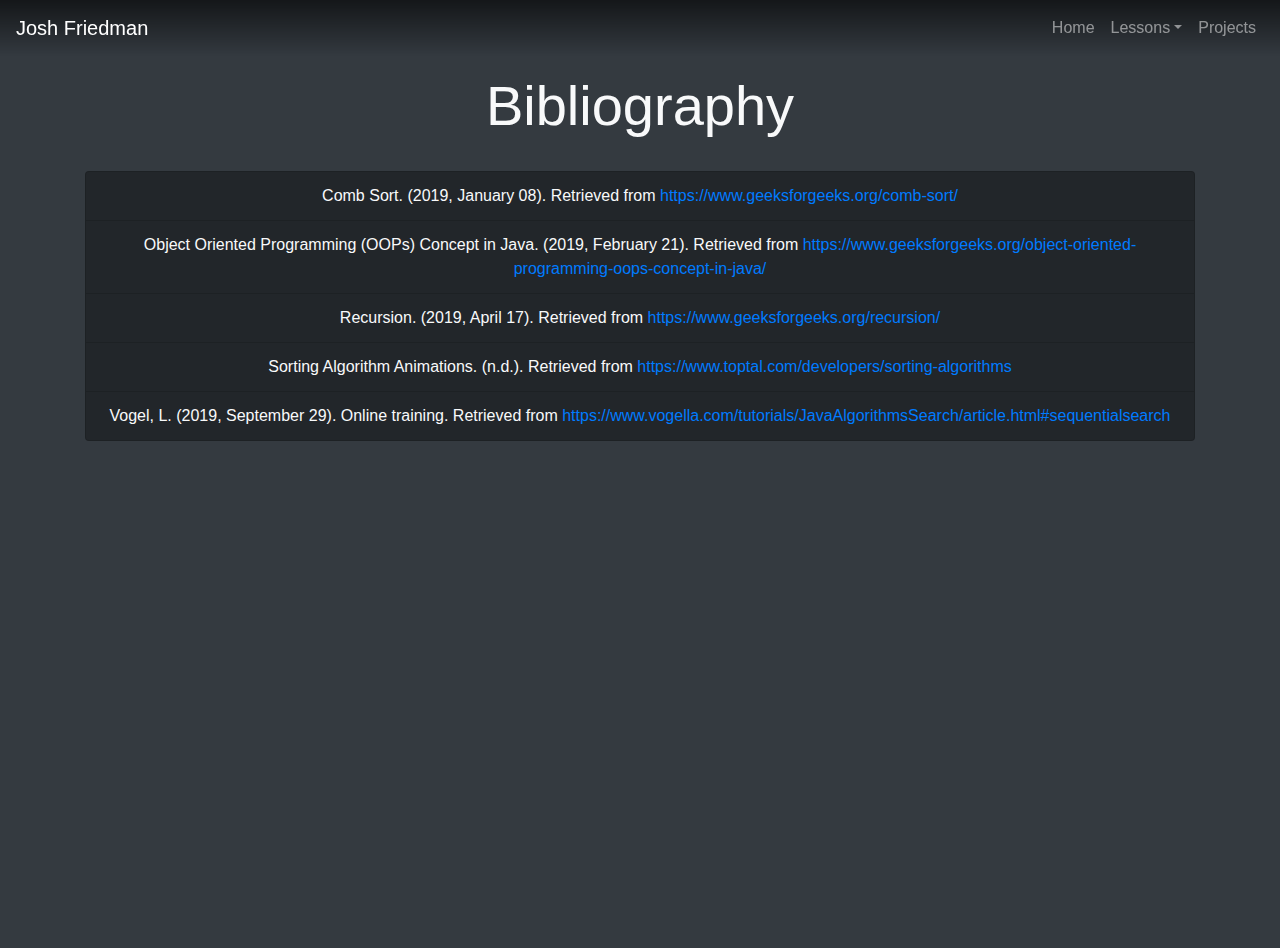
<file: Lessons/Bibliography.html>
<!DOCTYPE html>
<html lang="en">
<head>
  <meta charset="utf-8">
  <meta name="viewport" content="width=device-width, initial-scale=1, shrink-to-fit=no">
  <!-- Bootstrap CSS -->
  <link rel="stylesheet" href="https://stackpath.bootstrapcdn.com/bootstrap/4.3.1/css/bootstrap.min.css" integrity="sha384-ggOyR0iXCbMQv3Xipma34MD+dH/1fQ784/j6cY/iJTQUOhcWr7x9JvoRxT2MZw1T" crossorigin="anonymous">
  <!-- Custom CSS -->
  <link rel="stylesheet" href="../style.css">
  <title>Josh's Portfolio | Bibliography</title>
</head>
<body class="bg-dark">
  <nav class="navbar navbar-dark bg-gradient navbar-expand-sm fixed-top">
    <a href="../index.html" class="navbar-brand">Josh Friedman</a>
    <button class="navbar-toggler" data-toggle="collapse" data-target="#navbarCollapse">
      <span class="navbar-toggler-icon"></span>
    </button>
    <div class="collapse navbar-collapse" id="navbarCollapse">
      <ul class="navbar-nav ml-auto">
        <li class="navbar-item">
          <a href="../index.html" class="nav-link">Home</a>
        </li>
        <li class="navbar-item dropdown">
          <a href="#" class="nav-link dropdown-toggle" data-toggle="dropdown">Lessons</a>
          <div class="dropdown-menu dropdown-menu-right">
            <a href="index.html" class="dropdown-item">Lesson Catalogue</a>
            <div class="dropdown-divider"></div>
            <a href="OOP.html" class="dropdown-item">OOP</a>
            <a href="Arrays.html" class="dropdown-item">Arrays</a>
            <a href="ArrayLists.html" class="dropdown-item">ArrayLists</a>
            <a href="Sorting.html" class="dropdown-item">Sorting Arrays & ArrayLists</a>
            <a href="Searching.html" class="dropdown-item">Searching Arrays & ArrayLists</a>
            <a href="Recursion.html" class="dropdown-item">Recursion</a>
            <div class="dropdown-divider"></div>
            <a href="#" class="dropdown-item active">Bibliography</a>
          </div>
        </li>
        <li class="navbar-item">
          <a href="../Projects/index.html" class="nav-link">Projects</a>
        </li>
      </ul>
    </div>
  </nav>
  <div class="container text-light text-center mt-5">
    <h1 class="pt-4 display-4">Bibliography</h1>
    <div class="list-group pt-4">
      <p class="list-group-item list-group-item-action bg-darker text-light">Comb Sort. (2019, January 08). Retrieved from
        <a class="stretched-link" href="https://www.geeksforgeeks.org/comb-sort/" target="_blank">https://www.geeksforgeeks.org/comb-sort/</a>
      </p>
      <p class="list-group-item list-group-item-action bg-darker text-light">Object Oriented Programming (OOPs) Concept in Java. (2019, February 21). Retrieved from
        <a class="stretched-link" href="https://www.geeksforgeeks.org/object-oriented-programming-oops-concept-in-java/" target="_blank">https://www.geeksforgeeks.org/object-oriented-programming-oops-concept-in-java/</a>
      </p>
      <p class="list-group-item list-group-item-action bg-darker text-light">Recursion. (2019, April 17). Retrieved from
        <a class="stretched-link" href="https://www.geeksforgeeks.org/recursion/" target="_blank">https://www.geeksforgeeks.org/recursion/</a>
      </p>
      <p class="list-group-item list-group-item-action bg-darker text-light">Sorting Algorithm Animations. (n.d.). Retrieved from
        <a class="stretched-link" href="https://www.toptal.com/developers/sorting-algorithms" target="_blank">https://www.toptal.com/developers/sorting-algorithms</a>
      </p>
      <p class="list-group-item list-group-item-action bg-darker text-light">Vogel, L. (2019, September 29). Online training. Retrieved from
        <a class="stretched-link" href="https://www.vogella.com/tutorials/JavaAlgorithmsSearch/article.html#sequentialsearch" target="_blank">https://www.vogella.com/tutorials/JavaAlgorithmsSearch/article.html#sequentialsearch</a>
      </p>
    </div>
  </div>

  <!-- Bootstrap JS stuff -->
  <script src="https://code.jquery.com/jquery-3.3.1.slim.min.js" integrity="sha384-q8i/X+965DzO0rT7abK41JStQIAqVgRVzpbzo5smXKp4YfRvH+8abtTE1Pi6jizo" crossorigin="anonymous"></script>
  <script src="https://cdnjs.cloudflare.com/ajax/libs/popper.js/1.14.7/umd/popper.min.js" integrity="sha384-UO2eT0CpHqdSJQ6hJty5KVphtPhzWj9WO1clHTMGa3JDZwrnQq4sF86dIHNDz0W1" crossorigin="anonymous"></script>
  <script src="https://stackpath.bootstrapcdn.com/bootstrap/4.3.1/js/bootstrap.min.js" integrity="sha384-JjSmVgyd0p3pXB1rRibZUAYoIIy6OrQ6VrjIEaFf/nJGzIxFDsf4x0xIM+B07jRM" crossorigin="anonymous"></script>
</body>
</html>
</file>
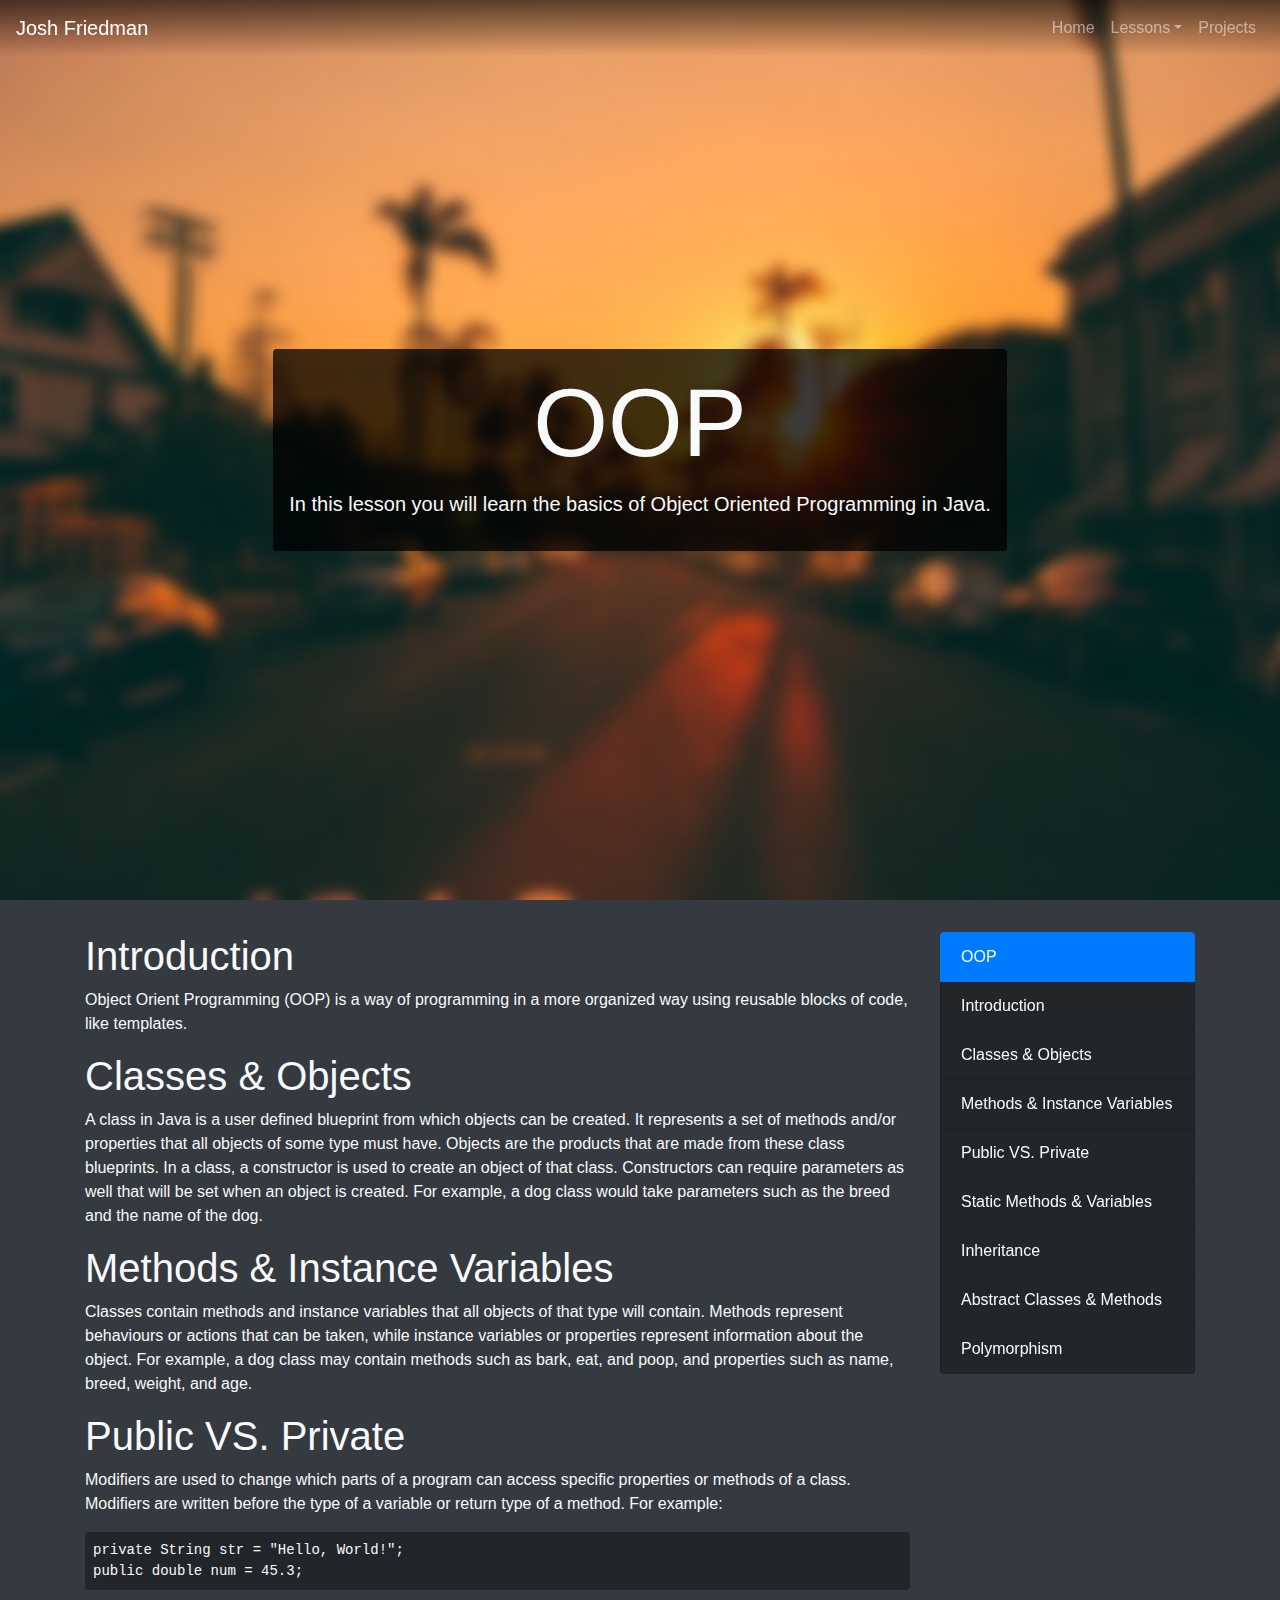
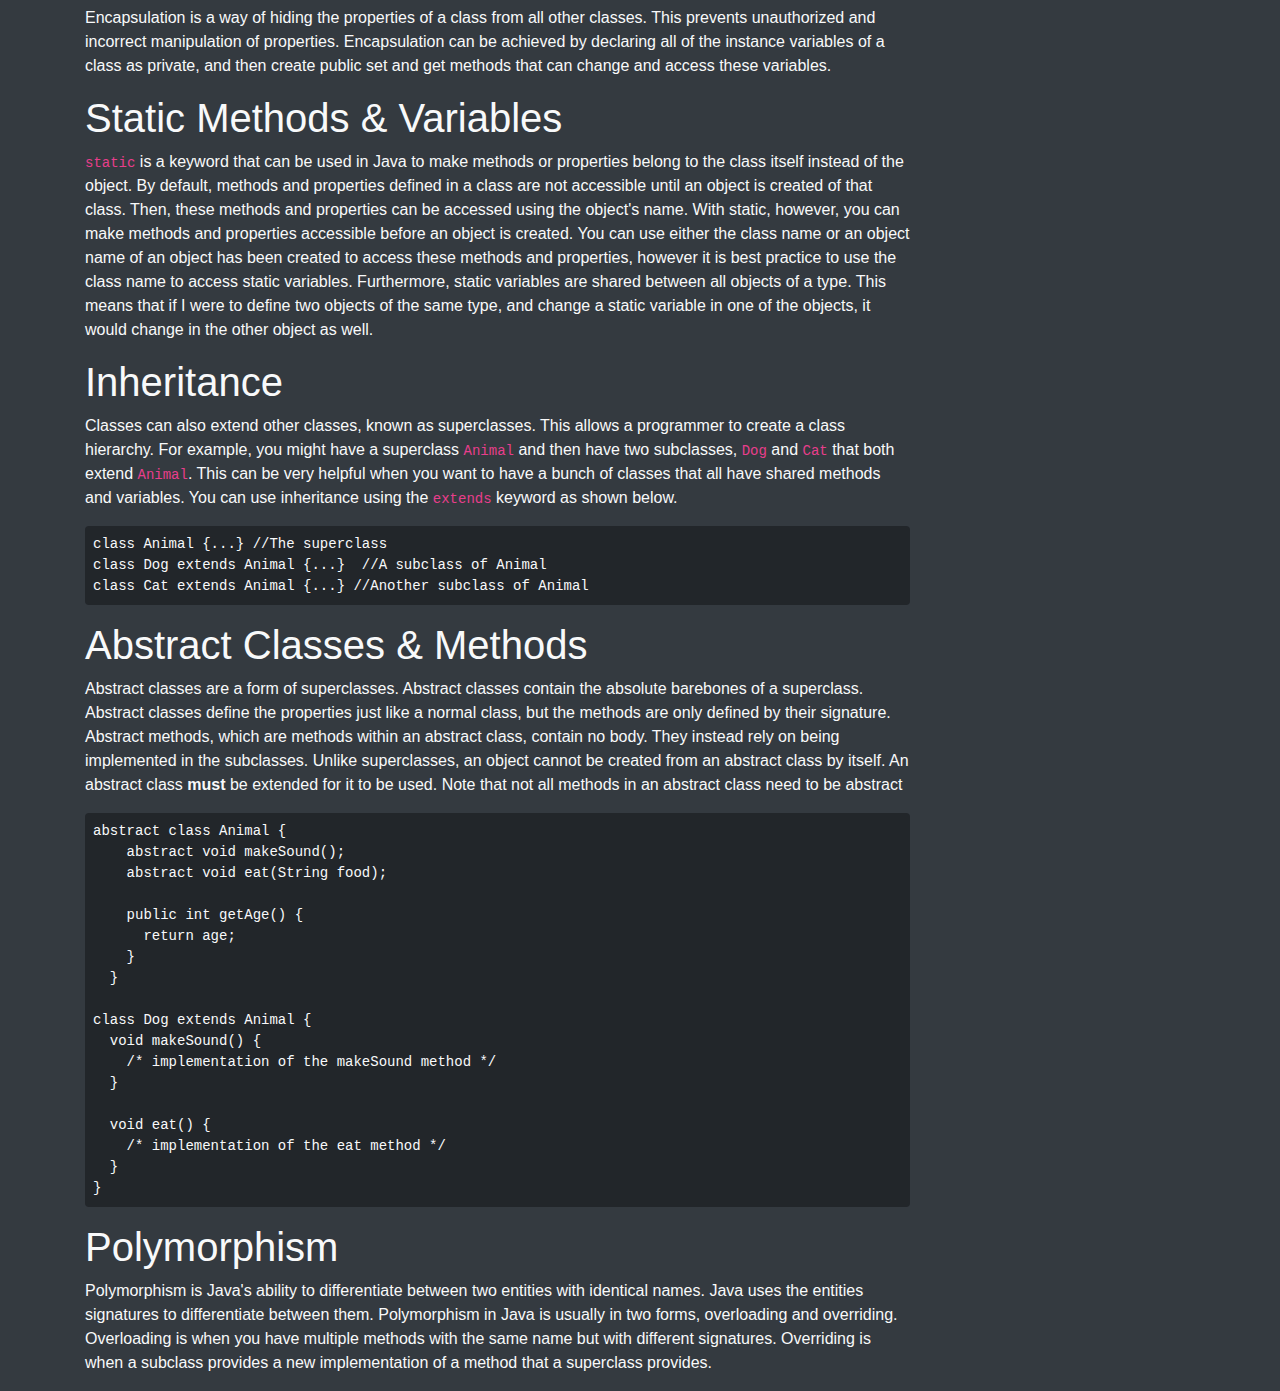
<file: Lessons/OOP.html>
<!DOCTYPE html>
<html lang="en">
<head>
  <meta charset="utf-8">
  <meta name="viewport" content="width=device-width, initial-scale=1, shrink-to-fit=no">
  <!-- Bootstrap CSS -->
  <link rel="stylesheet" href="https://stackpath.bootstrapcdn.com/bootstrap/4.3.1/css/bootstrap.min.css" integrity="sha384-ggOyR0iXCbMQv3Xipma34MD+dH/1fQ784/j6cY/iJTQUOhcWr7x9JvoRxT2MZw1T" crossorigin="anonymous">
  <!-- Custom CSS -->
  <link rel="stylesheet" href="../style.css">
  <title>Josh's Portfolio | OOP #1</title>
</head>
<body class="bg-dark" data-spy="scroll" data-target="#toc" data-offset="50">
  <nav class="navbar navbar-dark bg-gradient navbar-expand-sm fixed-top">
    <a href="../index.html" class="navbar-brand">Josh Friedman</a>
    <button class="navbar-toggler" data-toggle="collapse" data-target="#navbarCollapse">
      <span class="navbar-toggler-icon"></span>
    </button>
    <div class="collapse navbar-collapse" id="navbarCollapse">
      <ul class="navbar-nav ml-auto">
        <li class="navbar-item">
          <a href="../index.html" class="nav-link">Home</a>
        </li>
        <li class="navbar-item dropdown">
          <a href="#" class="nav-link dropdown-toggle" data-toggle="dropdown">Lessons</a>
          <div class="dropdown-menu dropdown-menu-right">
            <a href="index.html" class="dropdown-item">Lesson Catalogue</a>
            <div class="dropdown-divider"></div>
            <a href="OOP.html" class="dropdown-item active">OOP</a>
            <a href="Arrays.html" class="dropdown-item">Arrays</a>
            <a href="ArrayLists.html" class="dropdown-item">ArrayLists</a>
            <a href="Sorting.html" class="dropdown-item">Sorting Arrays & ArrayLists</a>
            <a href="Searching.html" class="dropdown-item">Searching Arrays & ArrayLists</a>
            <a href="Recursion.html" class="dropdown-item">Recursion</a>
            <div class="dropdown-divider"></div>
            <a href="Bibliography.html" class="dropdown-item">Bibliography</a>
          </div>
        </li>
        <li class="navbar-item">
          <a href="../Projects/index.html" class="nav-link">Projects</a>
        </li>
      </ul>
    </div>
  </nav>
  <div id="cover" class="jumbotron jumbotron-fluid oop1-cover h-100 d-flex">
    <div class="container text-light inner-cover row m-auto justify-content-center align-self-center">
      <div class="cover-text rounded text-center  p-3 justify-content-center">
        <h1 class="display-1">OOP</h1>
        <p class="lead">In this lesson you will learn the basics of Object Oriented Programming in Java.</p>
      </div>
    </div>
  </div>
  <div class="container text-light">
    <div class="row">
      <div class="col-9">
        <h1 id="introduction">Introduction</h1>
        <p>Object Orient Programming (OOP) is a way of programming in a more organized way using reusable blocks of code, like templates.</p>
        <h1 id="classes-objects">Classes & Objects</h1>
        <p>A class in Java is a user defined blueprint from which objects can be created. It represents a set of methods and/or properties that all objects of some type must have. Objects are the products that are made from these class blueprints. In a class, a constructor is used to create an object of that class. Constructors can require parameters as well that will be set when an object is created. For example, a dog class would take parameters such as the breed and the name of the dog.</p>
        <h1 id="methods-variables">Methods & Instance Variables</h1>
        <p>Classes contain methods and instance variables that all objects of that type will contain. Methods represent behaviours or actions that can be taken, while instance variables or properties represent information about the object. For example, a dog class may contain methods such as bark, eat, and poop, and properties such as name, breed, weight, and age.</p>
        <h1 id="public-private">Public VS. Private</h1>
        <p>Modifiers are used to change which parts of a program can access specific properties or methods of a class. Modifiers are written before the type of a variable or return type of a method. For example:</p>
        <pre><code>private String str = "Hello, World!";
public double num = 45.3;</code></pre>
        <p>Encapsulation is a way of hiding the properties of a class from all other classes. This prevents unauthorized and incorrect manipulation of properties. Encapsulation can be achieved by declaring all of the instance variables of a class as private, and then create public set and get methods that can change and access these variables.</p>
        <h1 id="static">Static Methods & Variables</h1>
        <p><code>static</code> is a keyword that can be used in Java to make methods or properties belong to the class itself instead of the object. By default, methods and properties defined in a class are not accessible until an object is created of that class. Then, these methods and properties can be accessed using the object's name. With static, however, you can make methods and properties accessible before an object is created. You can use either the class name or an object name of an object has been created to access these methods and properties, however it is best practice to use the class name to access static variables. Furthermore, static variables are shared between all objects of a type. This means that if I were to define two objects of the same type, and change a static variable in one of the objects, it would change in the other object as well.</p>
        <h1 id="inheritance">Inheritance</h1>
        <p>Classes can also extend other classes, known as superclasses. This allows a programmer to create a class hierarchy. For example, you might have a superclass <code>Animal</code> and then have two subclasses, <code>Dog</code> and <code>Cat</code> that both extend <code>Animal</code>. This can be very helpful when you want to have a bunch of classes that all have shared methods and variables. You can use inheritance using the <code>extends</code> keyword as shown below.</p>
        <pre><code>class Animal {...} //The superclass
class Dog extends Animal {...}  //A subclass of Animal
class Cat extends Animal {...} //Another subclass of Animal</code></pre>
        <h1 id="abstract">Abstract Classes & Methods</h1>
        <p>Abstract classes are a form of superclasses. Abstract classes contain the absolute barebones of a superclass. Abstract classes define the properties just like a normal class, but the methods are only defined by their signature. Abstract methods, which are methods within an abstract class, contain no body. They instead rely on being implemented in the subclasses. Unlike superclasses, an object cannot be created from an abstract class by itself. An abstract class <b>must</b> be extended for it to be used. Note that not all methods in an abstract class need to be abstract</p>
        <pre><code>abstract class Animal {
    abstract void makeSound();
    abstract void eat(String food);

    public int getAge() {
      return age;
    }
  }

class Dog extends Animal {
  void makeSound() {
    /* implementation of the makeSound method */
  }

  void eat() {
    /* implementation of the eat method */
  }
}</code></pre>
        <h1 id="polymorphism">Polymorphism</h1>
        <p>Polymorphism is Java's ability to differentiate between two entities with identical names. Java uses the entities signatures to differentiate between them. Polymorphism in Java is usually in two forms, overloading and overriding. Overloading is when you have multiple methods with the same name but with different signatures. Overriding is when a subclass provides a new implementation of a method that a superclass provides.</p>
      </div>
      <div class="col-sm-3">
        <div id="toc" class="list-group">
          <a class="list-group-item list-group-item-action bg-darker text-light" href="#cover">OOP</a>
          <a class="list-group-item list-group-item-action bg-darker text-light" href="#introduction">Introduction</a>
          <a class="list-group-item list-group-item-action bg-darker text-light" href="#classes-objects">Classes & Objects</a>
          <a class="list-group-item list-group-item-action bg-darker text-light" href="#methods-variables">Methods & Instance Variables </a>
          <a class="list-group-item list-group-item-action bg-darker text-light" href="#public-private">Public VS. Private</a>
          <a class="list-group-item list-group-item-action bg-darker text-light" href="#static">Static Methods & Variables</a>
          <a class="list-group-item list-group-item-action bg-darker text-light" href="#inheritance">Inheritance</a>
          <a class="list-group-item list-group-item-action bg-darker text-light" href="#abstract">Abstract Classes & Methods</a>
          <a class="list-group-item list-group-item-action bg-darker text-light" href="#polymorphism">Polymorphism</a>
        </div>
      </div>
    </div>
  </div>

  <!-- Bootstrap JS stuff -->
  <script src="https://code.jquery.com/jquery-3.3.1.slim.min.js" integrity="sha384-q8i/X+965DzO0rT7abK41JStQIAqVgRVzpbzo5smXKp4YfRvH+8abtTE1Pi6jizo" crossorigin="anonymous"></script>
  <script src="https://cdnjs.cloudflare.com/ajax/libs/popper.js/1.14.7/umd/popper.min.js" integrity="sha384-UO2eT0CpHqdSJQ6hJty5KVphtPhzWj9WO1clHTMGa3JDZwrnQq4sF86dIHNDz0W1" crossorigin="anonymous"></script>
  <script src="https://stackpath.bootstrapcdn.com/bootstrap/4.3.1/js/bootstrap.min.js" integrity="sha384-JjSmVgyd0p3pXB1rRibZUAYoIIy6OrQ6VrjIEaFf/nJGzIxFDsf4x0xIM+B07jRM" crossorigin="anonymous"></script>
</body>
</html>
</file>
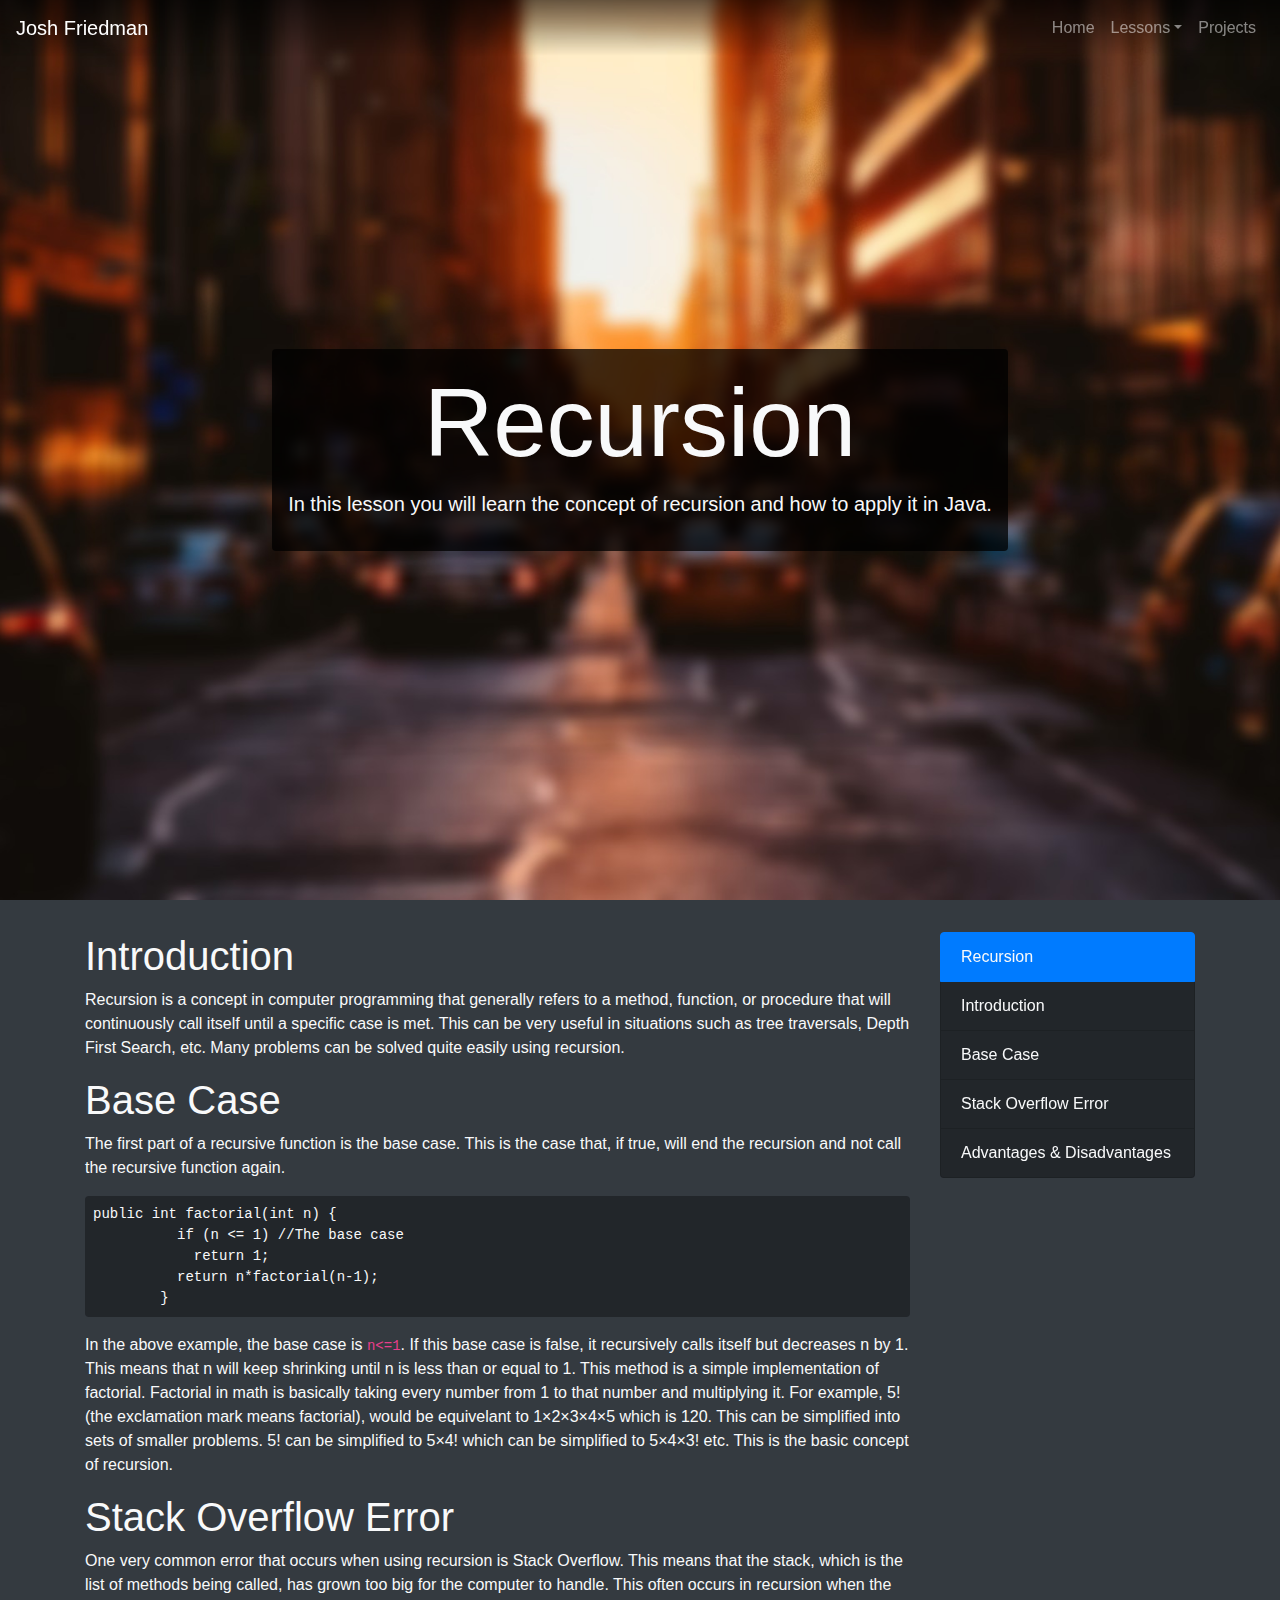
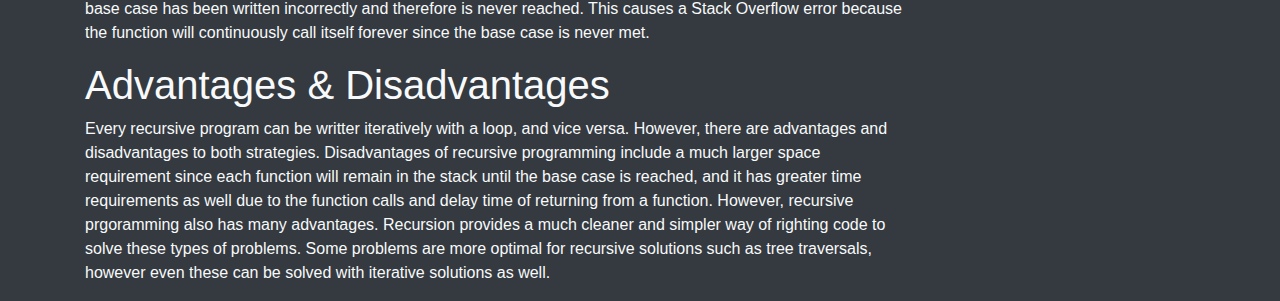
<file: Lessons/Recursion.html>
<!DOCTYPE html>
<html lang="en">
<head>
  <meta charset="utf-8">
  <meta name="viewport" content="width=device-width, initial-scale=1, shrink-to-fit=no">
  <!-- Bootstrap CSS -->
  <link rel="stylesheet" href="https://stackpath.bootstrapcdn.com/bootstrap/4.3.1/css/bootstrap.min.css" integrity="sha384-ggOyR0iXCbMQv3Xipma34MD+dH/1fQ784/j6cY/iJTQUOhcWr7x9JvoRxT2MZw1T" crossorigin="anonymous">
  <!-- Custom CSS -->
  <link rel="stylesheet" href="../style.css">
  <title>Josh's Portfolio | Recursion</title>
</head>
<body class="bg-dark" data-spy="scroll" data-target="#toc" data-offset="50">
  <nav class="navbar navbar-dark bg-gradient navbar-expand-sm fixed-top">
    <a href="../index.html" class="navbar-brand">Josh Friedman</a>
    <button class="navbar-toggler" data-toggle="collapse" data-target="#navbarCollapse">
      <span class="navbar-toggler-icon"></span>
    </button>
    <div class="collapse navbar-collapse" id="navbarCollapse">
      <ul class="navbar-nav ml-auto">
        <li class="navbar-item">
          <a href="../index.html" class="nav-link">Home</a>
        </li>
        <li class="navbar-item dropdown">
          <a href="#" class="nav-link dropdown-toggle" data-toggle="dropdown">Lessons</a>
          <div class="dropdown-menu dropdown-menu-right">
            <a href="index.html" class="dropdown-item">Lesson Catalogue</a>
            <div class="dropdown-divider"></div>
            <a href="OOP.html" class="dropdown-item">OOP</a>
            <a href="Arrays.html" class="dropdown-item">Arrays</a>
            <a href="ArrayLists.html" class="dropdown-item">ArrayLists</a>
            <a href="Sorting.html" class="dropdown-item">Sorting Arrays & ArrayLists</a>
            <a href="Searching.html" class="dropdown-item">Searching Arrays & ArrayLists</a>
            <a href="Recursion.html" class="dropdown-item active">Recursion</a>
            <div class="dropdown-divider"></div>
            <a href="Bibliography.html" class="dropdown-item">Bibliography</a>
          </div>
        </li>
        <li class="navbar-item">
          <a href="../Projects/index.html" class="nav-link">Projects</a>
        </li>
      </ul>
    </div>
  </nav>
  <div id="cover" class="jumbotron jumbotron-fluid recursion-cover h-100 d-flex">
    <div class="container text-light inner-cover row m-auto justify-content-center align-self-center">
      <div class="cover-text rounded text-center  p-3 justify-content-center">
        <h1 class="display-1">Recursion</h1>
        <p class="lead">
          In this lesson you will learn the concept of recursion and how to apply it in Java.
        </p>
      </div>
    </div>
  </div>
  <div class="container text-light">
    <div class="row">
      <div class="col-9">
        <h1 id="introduction">Introduction</h1>
        <p>Recursion is a concept in computer programming that generally refers to a method, function, or procedure that will continuously call itself until a specific case is met. This can be very useful in situations such as tree traversals, Depth First Search, etc. Many problems can be solved quite easily using recursion.</p>
        <h1 id="base-case">Base Case</h1>
        <p>The first part of a recursive function is the base case. This is the case that, if true, will end the recursion and not call the recursive function again.</p>
        <pre><code>public int factorial(int n) {
          if (n <= 1) //The base case
            return 1;
          return n*factorial(n-1);
        }</code></pre>
        <p>In the above example, the base case is <code>n<=1</code>. If this base case is false, it recursively calls itself but decreases n by 1. This means that n will keep shrinking until n is less than or equal to 1. This method is a simple implementation of factorial. Factorial in math is basically taking every number from 1 to that number and multiplying it. For example, 5! (the exclamation mark means factorial), would be equivelant to 1&times;2&times;3&times;4&times;5 which is 120. This can be simplified into sets of smaller problems. 5! can be simplified to 5&times;4! which can be simplified to 5&times;4&times;3! etc. This is the basic concept of recursion.</p>
        <h1 id="stack-overflow">Stack Overflow Error</h1>
        <p>One very common error that occurs when using recursion is Stack Overflow. This means that the stack, which is the list of methods being called, has grown too big for the computer to handle. This often occurs in recursion when the base case has been written incorrectly and therefore is never reached. This causes a Stack Overflow error because the function will continuously call itself forever since the base case is never met.</p>
        <h1 id="advantages-disadvantages">Advantages & Disadvantages</h1>
        <p>Every recursive program can be writter iteratively with a loop, and vice versa. However, there are advantages and disadvantages to both strategies. Disadvantages of recursive programming include a much larger space requirement since each function will remain in the stack until the base case is reached, and it has greater time requirements as well due to the function calls and delay time of returning from a function. However, recursive prgoramming also has many advantages. Recursion provides a much cleaner and simpler way of righting code to solve these types of problems. Some problems are more optimal for recursive solutions such as tree traversals, however even these can be solved with iterative solutions as well.</p>
      </div>
      <div class="col-sm-3">
        <div id="toc" class="list-group">
          <a class="list-group-item list-group-item-action bg-darker text-light" href="#cover">Recursion</a>
          <a class="list-group-item list-group-item-action bg-darker text-light" href="#introduction">Introduction</a>
          <a class="list-group-item list-group-item-action bg-darker text-light" href="#base-case">Base Case</a>
          <a class="list-group-item list-group-item-action bg-darker text-light" href="#stack-overflow">Stack Overflow Error</a>
          <a class="list-group-item list-group-item-action bg-darker text-light" href="#advantages-disadvantages">Advantages & Disadvantages</a>
        </div>
      </div>
    </div>
  </div>

  <!-- Bootstrap JS stuff -->
  <script src="https://code.jquery.com/jquery-3.3.1.slim.min.js" integrity="sha384-q8i/X+965DzO0rT7abK41JStQIAqVgRVzpbzo5smXKp4YfRvH+8abtTE1Pi6jizo" crossorigin="anonymous"></script>
  <script src="https://cdnjs.cloudflare.com/ajax/libs/popper.js/1.14.7/umd/popper.min.js" integrity="sha384-UO2eT0CpHqdSJQ6hJty5KVphtPhzWj9WO1clHTMGa3JDZwrnQq4sF86dIHNDz0W1" crossorigin="anonymous"></script>
  <script src="https://stackpath.bootstrapcdn.com/bootstrap/4.3.1/js/bootstrap.min.js" integrity="sha384-JjSmVgyd0p3pXB1rRibZUAYoIIy6OrQ6VrjIEaFf/nJGzIxFDsf4x0xIM+B07jRM" crossorigin="anonymous"></script>
</body>
</html>
</file>
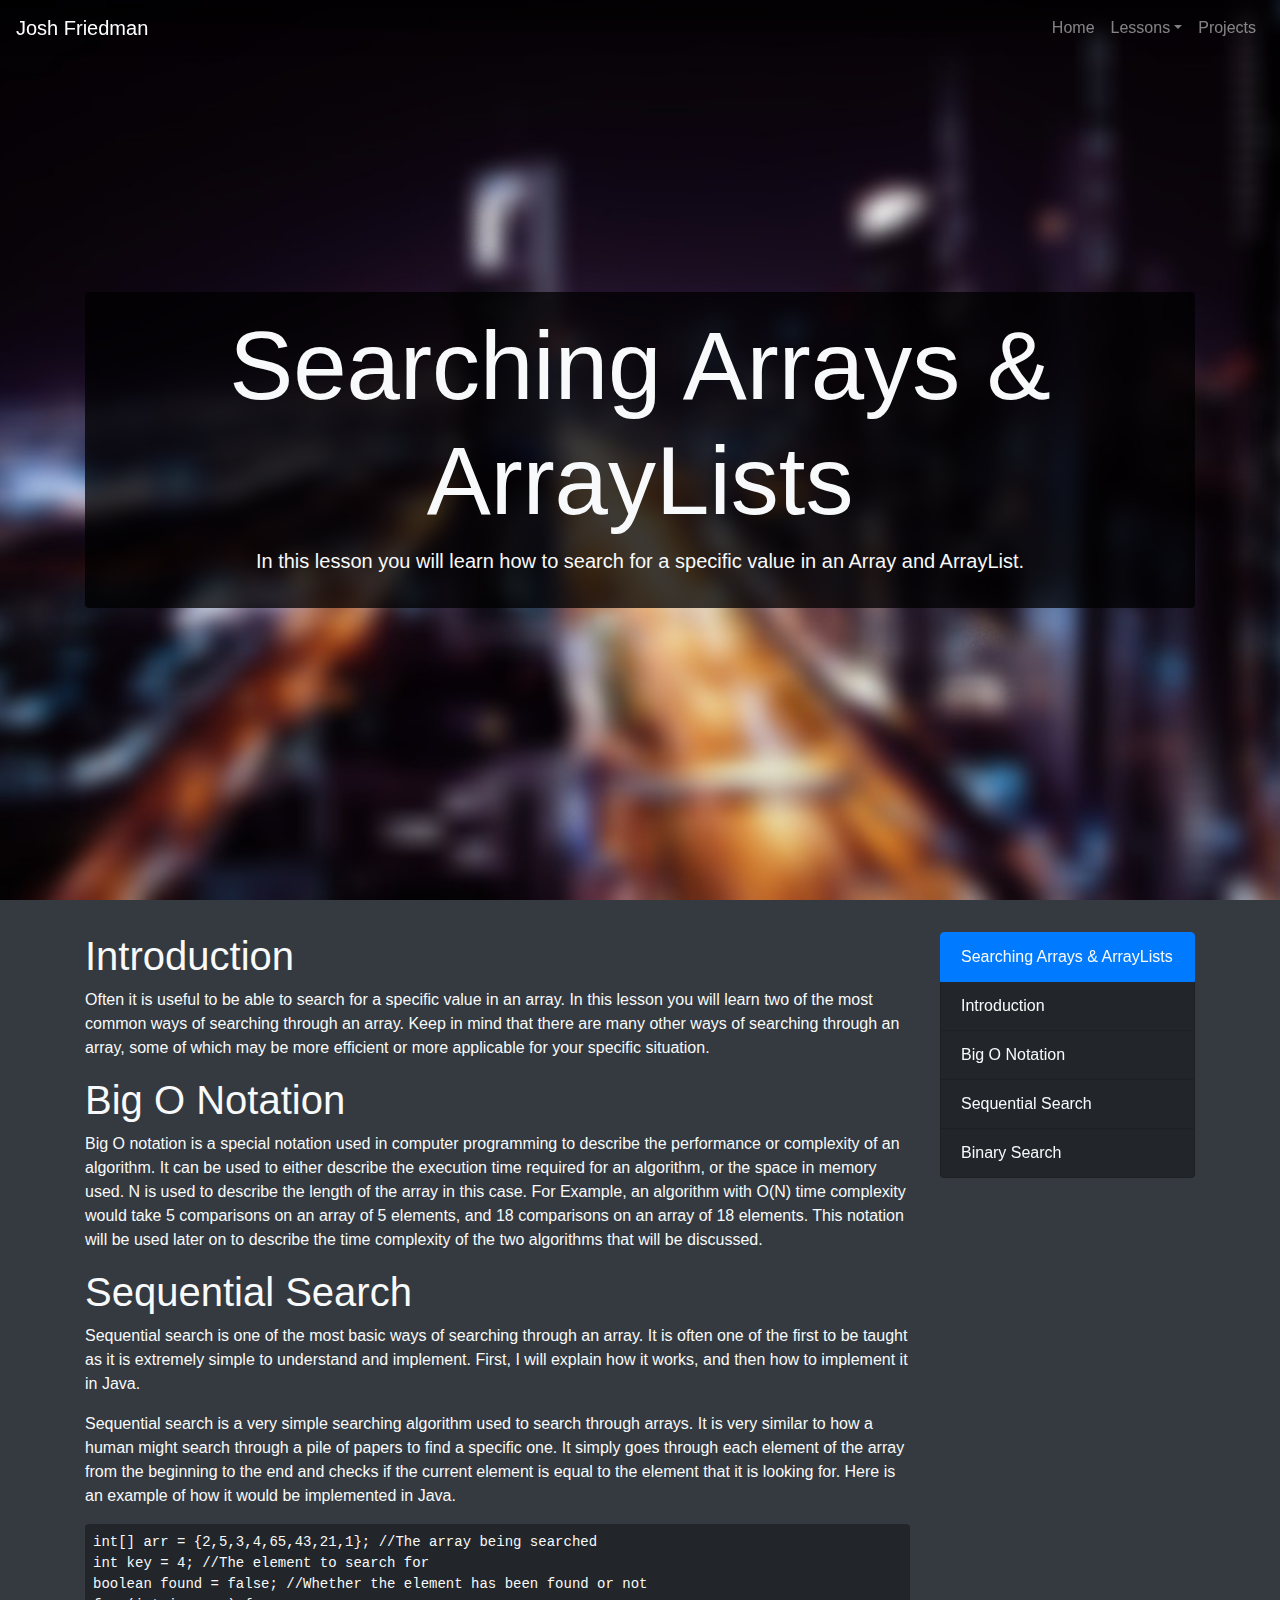
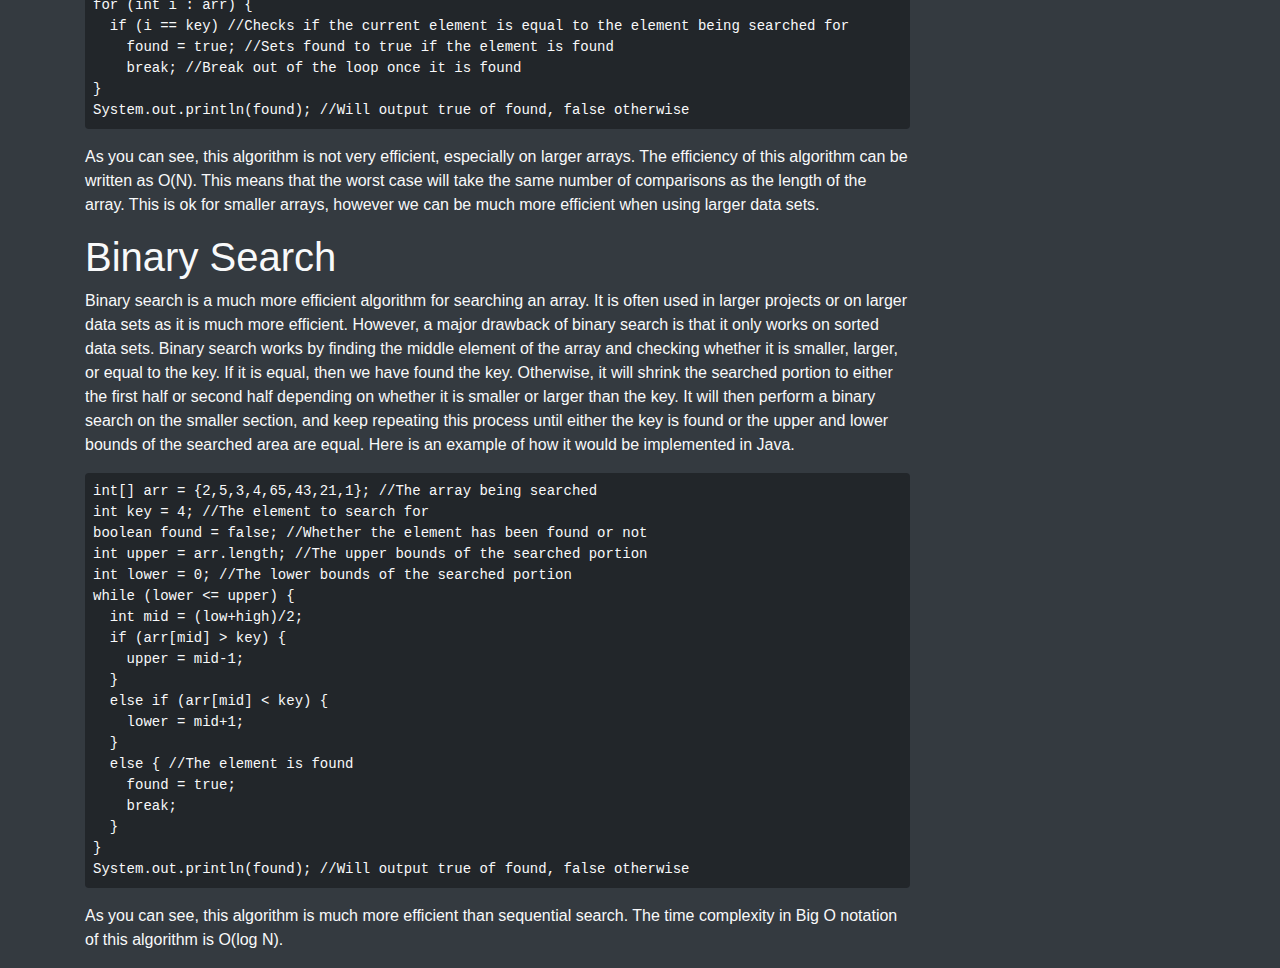
<file: Lessons/Searching.html>
<!DOCTYPE html>
<html lang="en">
<head>
  <meta charset="utf-8">
  <meta name="viewport" content="width=device-width, initial-scale=1, shrink-to-fit=no">
  <!-- Bootstrap CSS -->
  <link rel="stylesheet" href="https://stackpath.bootstrapcdn.com/bootstrap/4.3.1/css/bootstrap.min.css" integrity="sha384-ggOyR0iXCbMQv3Xipma34MD+dH/1fQ784/j6cY/iJTQUOhcWr7x9JvoRxT2MZw1T" crossorigin="anonymous">
  <!-- Custom CSS -->
  <link rel="stylesheet" href="../style.css">
  <title>Josh's Portfolio | Searching</title>
</head>
<body class="bg-dark" data-spy="scroll" data-target="#toc" data-offset="50">
  <nav class="navbar navbar-dark bg-gradient navbar-expand-sm fixed-top">
    <a href="../index.html" class="navbar-brand">Josh Friedman</a>
    <button class="navbar-toggler" data-toggle="collapse" data-target="#navbarCollapse">
      <span class="navbar-toggler-icon"></span>
    </button>
    <div class="collapse navbar-collapse" id="navbarCollapse">
      <ul class="navbar-nav ml-auto">
        <li class="navbar-item">
          <a href="../index.html" class="nav-link">Home</a>
        </li>
        <li class="navbar-item dropdown">
          <a href="#" class="nav-link dropdown-toggle" data-toggle="dropdown">Lessons</a>
          <div class="dropdown-menu dropdown-menu-right">
            <a href="index.html" class="dropdown-item">Lesson Catalogue</a>
            <div class="dropdown-divider"></div>
            <a href="OOP.html" class="dropdown-item">OOP</a>
            <a href="Arrays.html" class="dropdown-item">Arrays</a>
            <a href="ArrayLists.html" class="dropdown-item">ArrayLists</a>
            <a href="Sorting.html" class="dropdown-item">Sorting Arrays & ArrayLists</a>
            <a href="Searching.html" class="dropdown-item active">Searching Arrays & ArrayLists</a>
            <a href="Recursion.html" class="dropdown-item">Recursion</a>
            <div class="dropdown-divider"></div>
            <a href="Bibliography.html" class="dropdown-item">Bibliography</a>
          </div>
        </li>
        <li class="navbar-item">
          <a href="../Projects/index.html" class="nav-link">Projects</a>
        </li>
      </ul>
    </div>
  </nav>
  <div id="cover" class="jumbotron jumbotron-fluid searching-cover h-100 d-flex">
    <div class="container text-light inner-cover row m-auto justify-content-center align-self-center">
      <div class="cover-text rounded text-center  p-3 justify-content-center">
        <h1 class="display-1">Searching Arrays & ArrayLists</h1>
        <p class="lead">
          In this lesson you will learn how to search for a specific value in an Array and ArrayList.
        </p>
      </div>
    </div>
  </div>
  <div class="container text-light">
    <div class="row">
      <div class="col-9">
        <h1 id="introduction">Introduction</h1>
        <p>Often it is useful to be able to search for a specific value in an array. In this lesson you will learn two of the most common ways of searching through an array. Keep in mind that there are many other ways of searching through an array, some of which may be more efficient or more applicable for your specific situation.</p>
        <h1 id="big-o">Big O Notation</h1>
        <p>Big O notation is a special notation used in computer programming to describe the performance or complexity of an algorithm. It can be used to either describe the execution time required for an algorithm, or the space in memory used. N is used to describe the length of the array in this case. For Example, an algorithm with O(N) time complexity would take 5 comparisons on an array of 5 elements, and 18 comparisons on an array of 18 elements. This notation will be used later on to describe the time complexity of the two algorithms that will be discussed.</p>
        <h1 id="sequential">Sequential Search</h1>
        <p>Sequential search is one of the most basic ways of searching through an array. It is often one of the first to be taught as it is extremely simple to understand and implement. First, I will explain how it works, and then how to implement it in Java.</p>
        <p>Sequential search is a very simple searching algorithm used to search through arrays. It is very similar to how a human might search through a pile of papers to find a specific one. It simply goes through each element of the array from the beginning to the end and checks if the current element is equal to the element that it is looking for. Here is an example of how it would be implemented in Java.</p>
        <pre><code>int[] arr = {2,5,3,4,65,43,21,1}; //The array being searched
int key = 4; //The element to search for
boolean found = false; //Whether the element has been found or not
for (int i : arr) {
  if (i == key) //Checks if the current element is equal to the element being searched for
    found = true; //Sets found to true if the element is found
    break; //Break out of the loop once it is found
}
System.out.println(found); //Will output true of found, false otherwise</code></pre>
        <p>As you can see, this algorithm is not very efficient, especially on larger arrays. The efficiency of this algorithm can be written as O(N). This means that the worst case will take the same number of comparisons as the length of the array. This is ok for smaller arrays, however we can be much more efficient when using larger data sets.</p>
        <h1 id="binary">Binary Search</h1>
        <p>Binary search is a much more efficient algorithm for searching an array. It is often used in larger projects or on larger data sets as it is much more efficient. However, a major drawback of binary search is that it only works on sorted data sets. Binary search works by finding the middle element of the array and checking whether it is smaller, larger, or equal to the key. If it is equal, then we have found the key. Otherwise, it will shrink the searched portion to either the first half or second half depending on whether it is smaller or larger than the key. It will then perform a binary search on the smaller section, and keep repeating this process until either the key is found or the upper and lower bounds of the searched area are equal. Here is an example of how it would be implemented in Java.</p>
        <pre><code>int[] arr = {2,5,3,4,65,43,21,1}; //The array being searched
int key = 4; //The element to search for
boolean found = false; //Whether the element has been found or not
int upper = arr.length; //The upper bounds of the searched portion
int lower = 0; //The lower bounds of the searched portion
while (lower <= upper) {
  int mid = (low+high)/2;
  if (arr[mid] > key) {
    upper = mid-1;
  }
  else if (arr[mid] < key) {
    lower = mid+1;
  }
  else { //The element is found
    found = true;
    break;
  }
}
System.out.println(found); //Will output true of found, false otherwise</code></pre>
        <p>As you can see, this algorithm is much more efficient than sequential search. The time complexity in Big O notation of this algorithm is O(log N).</p>
      </div>
      <div class="col-sm-3">
        <div id="toc" class="list-group">
          <a class="list-group-item list-group-item-action bg-darker text-light" href="#cover">Searching Arrays & ArrayLists</a>
          <a class="list-group-item list-group-item-action bg-darker text-light" href="#introduction">Introduction</a>
          <a class="list-group-item list-group-item-action bg-darker text-light" href="#big-o">Big O Notation</a>
          <a class="list-group-item list-group-item-action bg-darker text-light" href="#sequential">Sequential Search</a>
          <a class="list-group-item list-group-item-action bg-darker text-light" href="#binary">Binary Search</a>
        </div>
      </div>
    </div>
  </div>

  <!-- Bootstrap JS stuff -->
  <script src="https://code.jquery.com/jquery-3.3.1.slim.min.js" integrity="sha384-q8i/X+965DzO0rT7abK41JStQIAqVgRVzpbzo5smXKp4YfRvH+8abtTE1Pi6jizo" crossorigin="anonymous"></script>
  <script src="https://cdnjs.cloudflare.com/ajax/libs/popper.js/1.14.7/umd/popper.min.js" integrity="sha384-UO2eT0CpHqdSJQ6hJty5KVphtPhzWj9WO1clHTMGa3JDZwrnQq4sF86dIHNDz0W1" crossorigin="anonymous"></script>
  <script src="https://stackpath.bootstrapcdn.com/bootstrap/4.3.1/js/bootstrap.min.js" integrity="sha384-JjSmVgyd0p3pXB1rRibZUAYoIIy6OrQ6VrjIEaFf/nJGzIxFDsf4x0xIM+B07jRM" crossorigin="anonymous"></script>
</body>
</html>
</file>
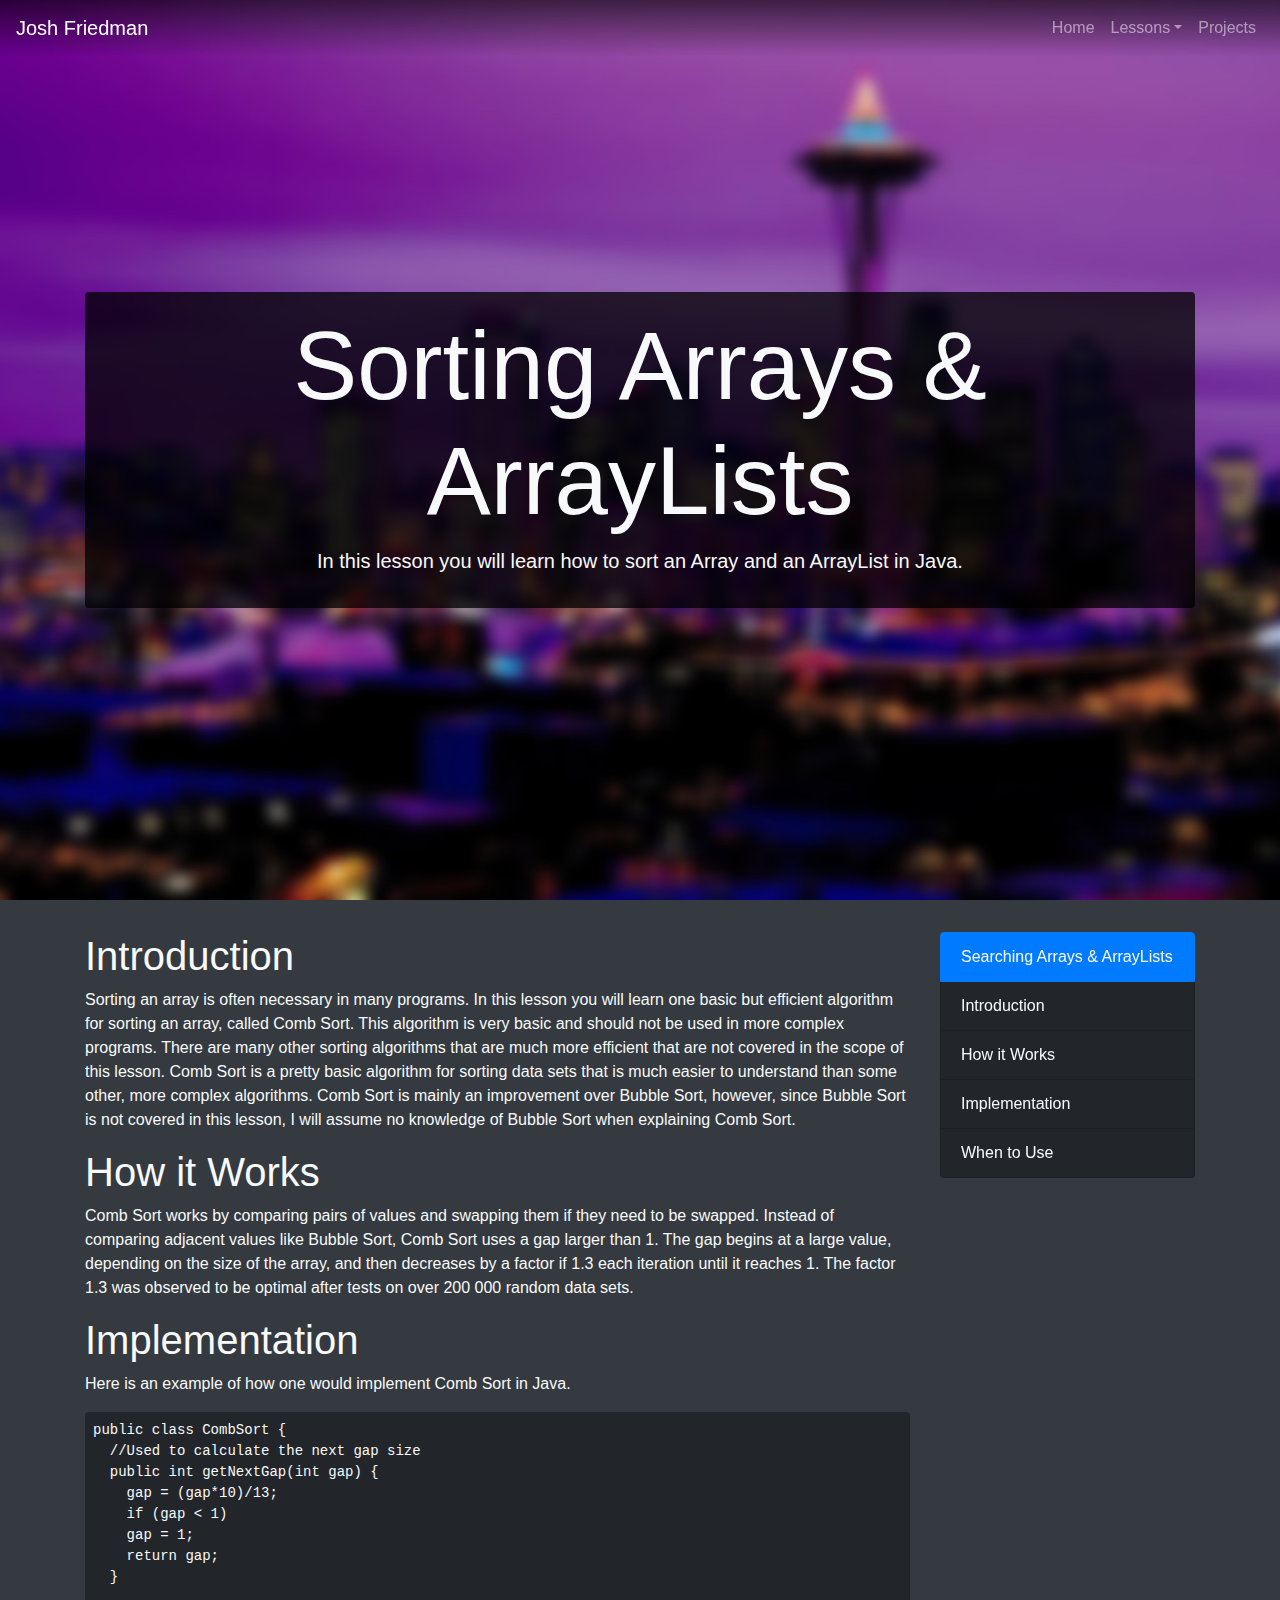
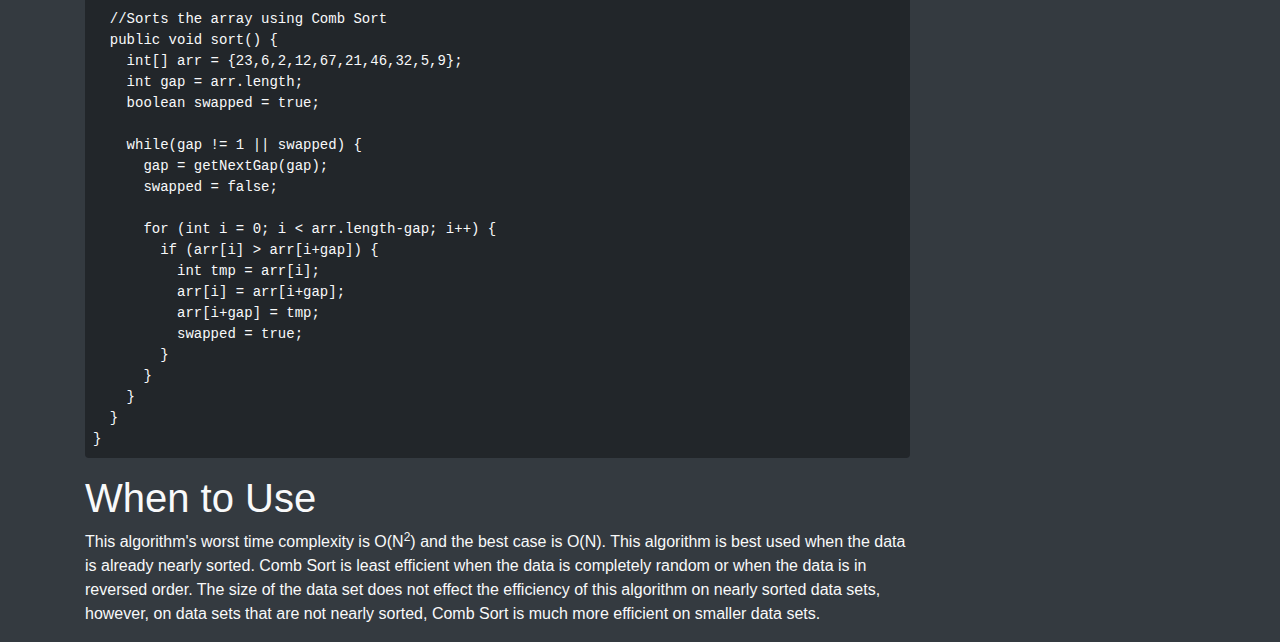
<file: Lessons/Sorting.html>
<!DOCTYPE html>
<html lang="en">
<head>
  <meta charset="utf-8">
  <meta name="viewport" content="width=device-width, initial-scale=1, shrink-to-fit=no">
  <!-- Bootstrap CSS -->
  <link rel="stylesheet" href="https://stackpath.bootstrapcdn.com/bootstrap/4.3.1/css/bootstrap.min.css" integrity="sha384-ggOyR0iXCbMQv3Xipma34MD+dH/1fQ784/j6cY/iJTQUOhcWr7x9JvoRxT2MZw1T" crossorigin="anonymous">
  <!-- Custom CSS -->
  <link rel="stylesheet" href="../style.css">
  <title>Josh's Portfolio | Sorting</title>
</head>
<body class="bg-dark" data-spy="scroll" data-target="#toc" data-offset="50">
  <nav class="navbar navbar-dark bg-gradient navbar-expand-sm fixed-top">
    <a href="../index.html" class="navbar-brand">Josh Friedman</a>
    <button class="navbar-toggler" data-toggle="collapse" data-target="#navbarCollapse">
      <span class="navbar-toggler-icon"></span>
    </button>
    <div class="collapse navbar-collapse" id="navbarCollapse">
      <ul class="navbar-nav ml-auto">
        <li class="navbar-item">
          <a href="../index.html" class="nav-link">Home</a>
        </li>
        <li class="navbar-item dropdown">
          <a href="#" class="nav-link dropdown-toggle" data-toggle="dropdown">Lessons</a>
          <div class="dropdown-menu dropdown-menu-right">
            <a href="index.html" class="dropdown-item">Lesson Catalogue</a>
            <div class="dropdown-divider"></div>
            <a href="OOP.html" class="dropdown-item">OOP</a>
            <a href="Arrays.html" class="dropdown-item">Arrays</a>
            <a href="ArrayLists.html" class="dropdown-item">ArrayLists</a>
            <a href="Sorting.html" class="dropdown-item active">Sorting Arrays & ArrayLists</a>
            <a href="Searching.html" class="dropdown-item">Searching Arrays & ArrayLists</a>
            <a href="Recursion.html" class="dropdown-item">Recursion</a>
            <div class="dropdown-divider"></div>
            <a href="Bibliography.html" class="dropdown-item">Bibliography</a>
          </div>
        </li>
        <li class="navbar-item">
          <a href="../Projects/index.html" class="nav-link">Projects</a>
        </li>
      </ul>
    </div>
  </nav>
  <div id="cover" class="jumbotron jumbotron-fluid sorting-cover h-100 d-flex">
    <div class="container text-light inner-cover row m-auto justify-content-center align-self-center">
      <div class="cover-text rounded text-center  p-3 justify-content-center">
        <h1 class="display-1">Sorting Arrays & ArrayLists</h1>
        <p class="lead">
          In this lesson you will learn how to sort an Array and an ArrayList in Java.
        </p>
      </div>
    </div>
  </div>
  <div class="container text-light">
    <div class="row">
      <div class="col-9">
        <h1 id="introduction">Introduction</h1>
        <p>Sorting an array is often necessary in many programs. In this lesson you will learn one basic but efficient algorithm for sorting an array, called Comb Sort. This algorithm is very basic and should not be used in more complex programs. There are many other sorting algorithms that are much more efficient that are not covered in the scope of this lesson. Comb Sort is a pretty basic algorithm for sorting data sets that is much easier to understand than some other, more complex algorithms. Comb Sort is mainly an improvement over Bubble Sort, however, since Bubble Sort is not covered in this lesson, I will assume no knowledge of Bubble Sort when explaining Comb Sort.</p>
        <h1 id="how-it-works">How it Works</h1>
        <p>Comb Sort works by comparing pairs of values and swapping them if they need to be swapped. Instead of comparing adjacent values like Bubble Sort, Comb Sort uses a gap larger than 1. The gap begins at a large value, depending on the size of the array, and then decreases by a factor if 1.3 each iteration until it reaches 1. The factor 1.3 was observed to be optimal after tests on over 200 000 random data sets.</p>
        <h1 id="implementation">Implementation</h1>
        <p>Here is an example of how one would implement Comb Sort in Java.</p>
        <pre><code>public class CombSort {
  //Used to calculate the next gap size
  public int getNextGap(int gap) {
    gap = (gap*10)/13;
    if (gap < 1)
    gap = 1;
    return gap;
  }

  //Sorts the array using Comb Sort
  public void sort() {
    int[] arr = {23,6,2,12,67,21,46,32,5,9};
    int gap = arr.length;
    boolean swapped = true;

    while(gap != 1 || swapped) {
      gap = getNextGap(gap);
      swapped = false;

      for (int i = 0; i < arr.length-gap; i++) {
        if (arr[i] > arr[i+gap]) {
          int tmp = arr[i];
          arr[i] = arr[i+gap];
          arr[i+gap] = tmp;
          swapped = true;
        }
      }
    }
  }
}</code></pre>
        <h1 id="when-to-use">When to Use</h1>
        <p>This algorithm's worst time complexity is O(N<sup>2</sup>) and the best case is O(N). This algorithm is best used when the data is already nearly sorted. Comb Sort is least efficient when  the data is completely random or when the data is in reversed order. The size of the data set does not effect the efficiency of this algorithm on nearly sorted data sets, however, on data sets that are not nearly sorted, Comb Sort is much more efficient on smaller data sets.</p>
      </div>
      <div class="col-sm-3">
        <div id="toc" class="list-group">
          <a class="list-group-item list-group-item-action bg-darker text-light" href="#cover">Searching Arrays & ArrayLists</a>
          <a class="list-group-item list-group-item-action bg-darker text-light" href="#introduction">Introduction</a>
          <a class="list-group-item list-group-item-action bg-darker text-light" href="#how-it-works">How it Works</a>
          <a class="list-group-item list-group-item-action bg-darker text-light" href="#implementation">Implementation</a>
          <a class="list-group-item list-group-item-action bg-darker text-light" href="#when-to-use">When to Use</a>
        </div>
      </div>
    </div>
  </div>

  <!-- Bootstrap JS stuff -->
  <script src="https://code.jquery.com/jquery-3.3.1.slim.min.js" integrity="sha384-q8i/X+965DzO0rT7abK41JStQIAqVgRVzpbzo5smXKp4YfRvH+8abtTE1Pi6jizo" crossorigin="anonymous"></script>
  <script src="https://cdnjs.cloudflare.com/ajax/libs/popper.js/1.14.7/umd/popper.min.js" integrity="sha384-UO2eT0CpHqdSJQ6hJty5KVphtPhzWj9WO1clHTMGa3JDZwrnQq4sF86dIHNDz0W1" crossorigin="anonymous"></script>
  <script src="https://stackpath.bootstrapcdn.com/bootstrap/4.3.1/js/bootstrap.min.js" integrity="sha384-JjSmVgyd0p3pXB1rRibZUAYoIIy6OrQ6VrjIEaFf/nJGzIxFDsf4x0xIM+B07jRM" crossorigin="anonymous"></script>
</body>
</html>
</file>
<file: style.css>
body, html {
  height: 100%;
}

pre {
  background-color: #22262a;
  color: #f8f9fa;
  padding: .5rem;
  border-radius: .25rem;
}

#toc {
  position: sticky;
  top: 60px;
  margin-right: 0;
}

.cover-text {
  background-color: rgba(0, 0, 0, 0.75);
}

.aboutme-cover {
  background-image: url("img/AboutMeBackground.jpg");
  background-attachment: fixed;
  background-size: cover;
  background-position: top center;
  background-repeat: no-repeat;
}

.lessons-cover {
  background-image: url("img/LessonsBackground.jpg");
  background-attachment: fixed;
  background-size: cover;
  background-position: top center;
  background-repeat: no-repeat;
}

.arraylists-cover {
  background-image: url("img/LessonBackground1.jpg");
  background-attachment: fixed;
  background-size: cover;
  background-position: top center;
  background-repeat: no-repeat;
}

.arrays-cover {
  background-image: url("img/LessonBackground2.jpg");
  background-attachment: fixed;
  background-size: cover;
  background-position: top center;
  background-repeat: no-repeat;
}

.oop1-cover {
  background-image: url("img/LessonBackground3.jpg");
  background-attachment: fixed;
  background-size: cover;
  background-position: top center;
  background-repeat: no-repeat;
}

.oop2-cover {
  background-image: url("img/LessonBackground4.jpg");
  background-attachment: fixed;
  background-size: cover;
  background-position: top center;
  background-repeat: no-repeat;
}

.recursion-cover {
  background-image: url("img/LessonBackground7.jpg");
  background-attachment: fixed;
  background-size: cover;
  background-position: top center;
  background-repeat: no-repeat;
}

.searching-cover {
  background-image: url("img/LessonBackground6.jpg");
  background-attachment: fixed;
  background-size: cover;
  background-position: top center;
  background-repeat: no-repeat;
}

.sorting-cover {
  background-image: url("img/LessonBackground5.jpg");
  background-attachment: fixed;
  background-size: cover;
  background-position: top center;
  background-repeat: no-repeat;
}

.blur {
  position: absolute;
  width: 100%;
  height: 150%;
  background-image: url("img/LessonsBackground.jpg");
  background-position: top center;
  background-repeat: no-repeat;
  background-attachment: fixed;
  background-size: cover;
  filter: blur(8px);
}

.bg-gradient {
  background-image: linear-gradient(rgba(0, 0, 0, 0.60), rgba(0,0,0,0));
}

.bg-darker {
  background-color: #22262a;
}

.nav-tabs .nav-link:focus, .nav-tabs .nav-link:hover {
  border-color: #000000;
}

.nav-tabs .nav-item.show .nav-link, .nav-tabs.bg-darker .nav-link.active {
  color: #ffffff;
  background-color: #000000;
  border-color: #000000;
}

@media (max-width: 576px) {
  .display-4 {font-size: 3rem;}
  .lead {font-size: 0.75rem;}
  .bg-gradient {
    background-color: var(--dark);
    background-image: none;
  }
}
</file>
